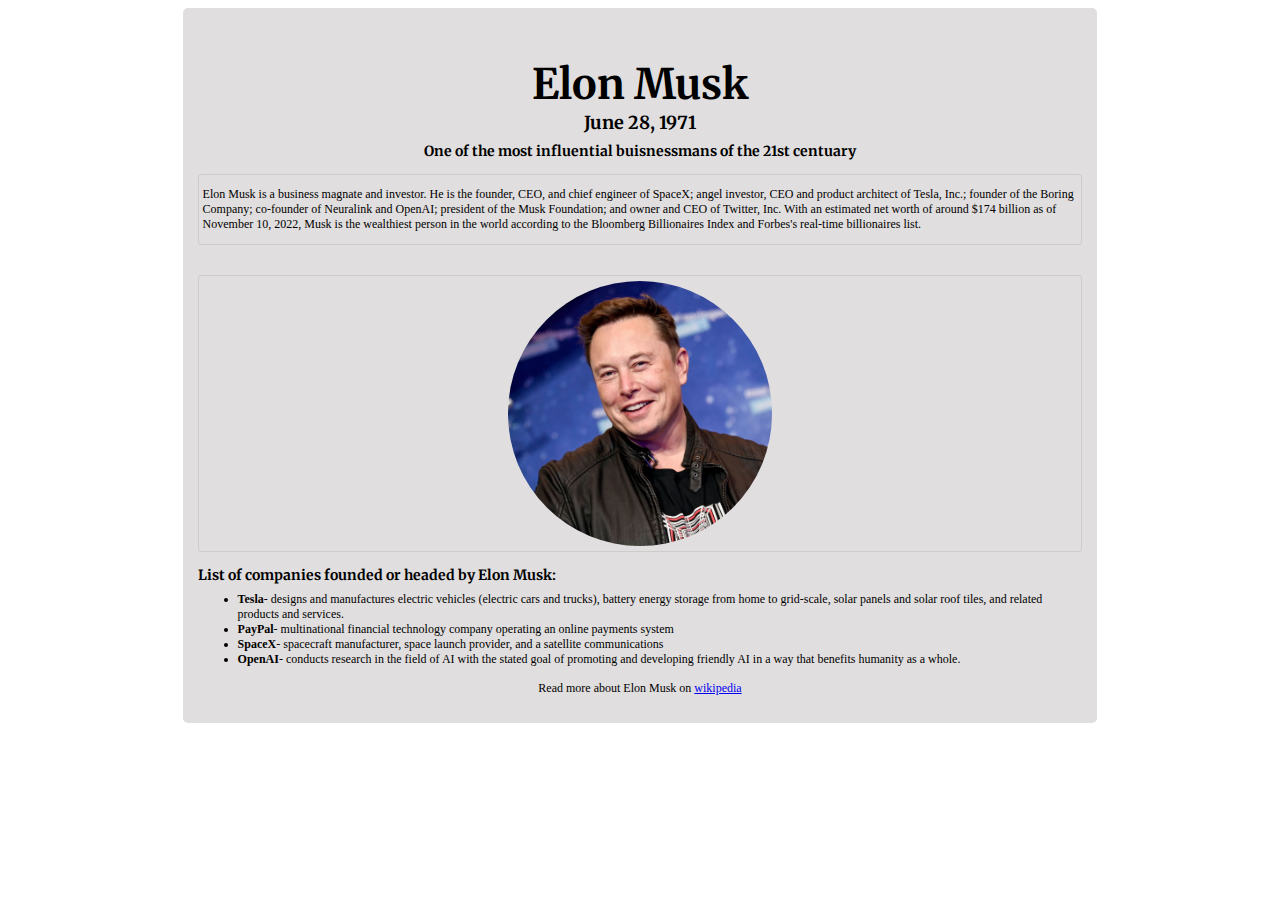
<file: Index.html>
<!DOCTYPE html>
<html lang="en">

<head>
   <meta charset="UTF-8">
   <meta http-equiv="X-UA-Compatible" content="IE=edge">
   <meta name="viewport" content="width=device-width, initial-scale=1.0">
   <title>task 1.1</title>
   <link href="https://fonts.googleapis.com/css2?family=Merriweather:wght@300&display=swap" rel="stylesheet">
   <link rel="stylesheet" href="style.css">
</head>

<body>
   <div class="article-container">
      <div class="person-name-block">
         <h2 class="person-name text-center google-font"> Elon Musk </h2>
      </div>
      <div class="person-birthdate-block">
         <p class="person-birthdate text-center text-bold google-font"> June 28, 1971 </p>
      </div>
      <div class="catchphrase-block">
         <p class="catchphrase text-center text-bold google-font"> One of the most influential buisnessmans of the 21st
            centuary</p>
      </div>
      <div class="general-information-block block-border">
         <p class="general-information time-new-roman-font">Elon Musk is a business magnate and investor. He is the
            founder, CEO, and chief
            engineer of SpaceX; angel investor, CEO and product architect of Tesla, Inc.; founder of the Boring Company;
            co-founder of Neuralink and OpenAI; president of the Musk Foundation; and owner and CEO of Twitter, Inc.
            With an estimated net worth of around $174 billion as of November 10, 2022, Musk is the wealthiest person in
            the world according to the Bloomberg Billionaires Index and Forbes's real-time billionaires list. </p>
      </div>
      <div class="person-photo-block block-border">
         <img class="person-photo" src="elon.jpg">
      </div>
      <div class="companies-headline-block">
         <p class="companies-headline text-bold google-font"> List of companies founded or headed by Elon Musk: </p>
      </div>
      <div class="companies-list-block">
         <ul class="companies-list time-new-roman-font">
            <li><b>Tesla</b>- designs and manufactures electric vehicles (electric cars and trucks), battery energy
               storage from home to grid-scale, solar panels and solar roof tiles, and related products and services.
            </li>
            <li><b>PayPal</b>- multinational financial technology company operating an online payments system</li>
            <li><b>SpaceX</b>- spacecraft manufacturer, space launch provider, and a satellite communications</li>
            <li><b>OpenAI</b>- conducts research in the field of AI with the stated goal of promoting and developing
               friendly AI in a way that benefits humanity as a whole.</li>
         </ul>
      </div>
      <div class="source-link-block">
         <p class="source-link text-center"> Read more about Elon Musk on <a
               href="https://en.wikipedia.org/wiki/Elon_Musk">wikipedia</a></p>
      </div>
   </div>
</body>

</html>
</file>
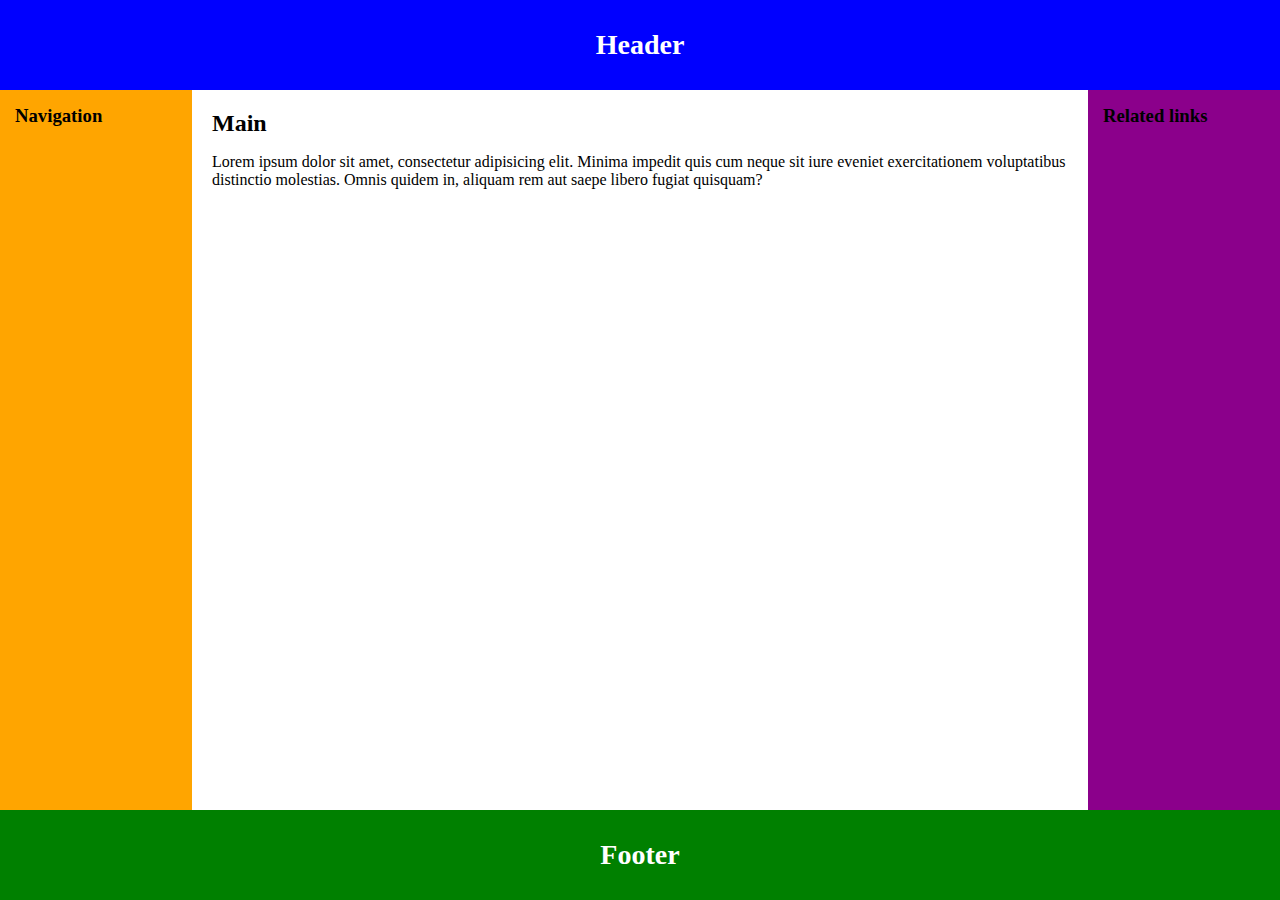
<file: flex/index.html>
<html lang="en">

<head>
   <meta charset="UTF-8">
   <meta name="viewport" content="width=device-width, initial-scale=1.0">
   <meta http-equiv="X-UA-Compatible" content="ie=edge">
   <title> task-1.2 flex </title>
   <link rel="stylesheet" href="style.css">
</head>

<body>
   <header>
      <div class="header-conteiner">
         <h2 class="header-text"> Header </h2>
      </div>
   </header>
   <main class="content-container">
      <nav class="navigation-conteiner">
         <h3 class="navigation-text"> Navigation </h3>
      </nav>
      <article class="article-conteiner">
         <h2 class="article-title"> Main </h2>
         <section>
            <p class="article-text"> Lorem ipsum dolor sit amet, consectetur adipisicing elit. Minima impedit quis cum
               neque sit iure eveniet
               exercitationem voluptatibus distinctio molestias. Omnis quidem in, aliquam rem aut saepe libero fugiat
               quisquam?</p>
         </section>
      </article>
      <aside class="links-conteiner">
         <h3 class="aside-text"> Related links </h3>
      </aside>
   </main>
   <footer class="footer-container">
      <h2 class="footer-text"> Footer </h2>
   </footer>
</body>

</html>
</file>
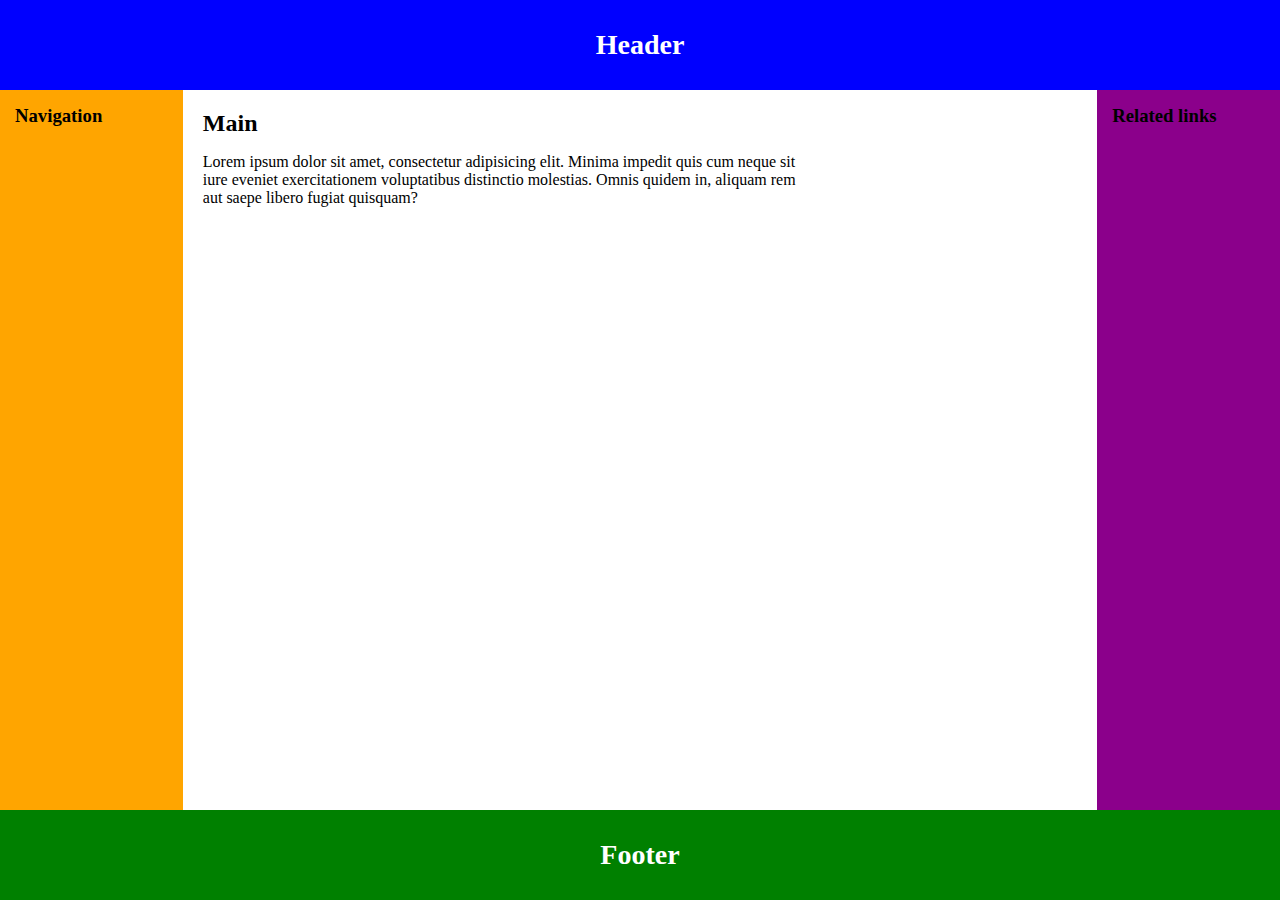
<file: grid/index.html>
<html lang="en">

<head>
   <meta charset="UTF-8">
   <meta name="viewport" content="width=device-width, initial-scale=1.0">
   <meta http-equiv="X-UA-Compatible" content="ie=edge">
   <title> task-1.2 grid </title>
   <link rel="stylesheet" href="style.css">
</head>

<body>
   <header>
      <div class="header-conteiner">
         <h2 class="header-text"> Header </h2>
      </div>
   </header>
   <main class="content-container">
      <nav class="navigation-conteiner">
         <h3 class="navigation-text"> Navigation </h3>
      </nav>
      <article class="article-conteiner">
         <h2 class="article-title"> Main </h2>
         <section>
            <p class="article-text"> Lorem ipsum dolor sit amet, consectetur adipisicing elit. Minima impedit quis cum
               neque sit iure eveniet
               exercitationem voluptatibus distinctio molestias. Omnis quidem in, aliquam rem aut saepe libero fugiat
               quisquam?</p>
         </section>
      </article>
      <aside class="links-conteiner">
         <h3 class="aside-text"> Related links </h3>
      </aside>
   </main>
   <footer class="footer-container">
      <h2 class="footer-text"> Footer </h2>
   </footer>
</body>

</html>
</file>
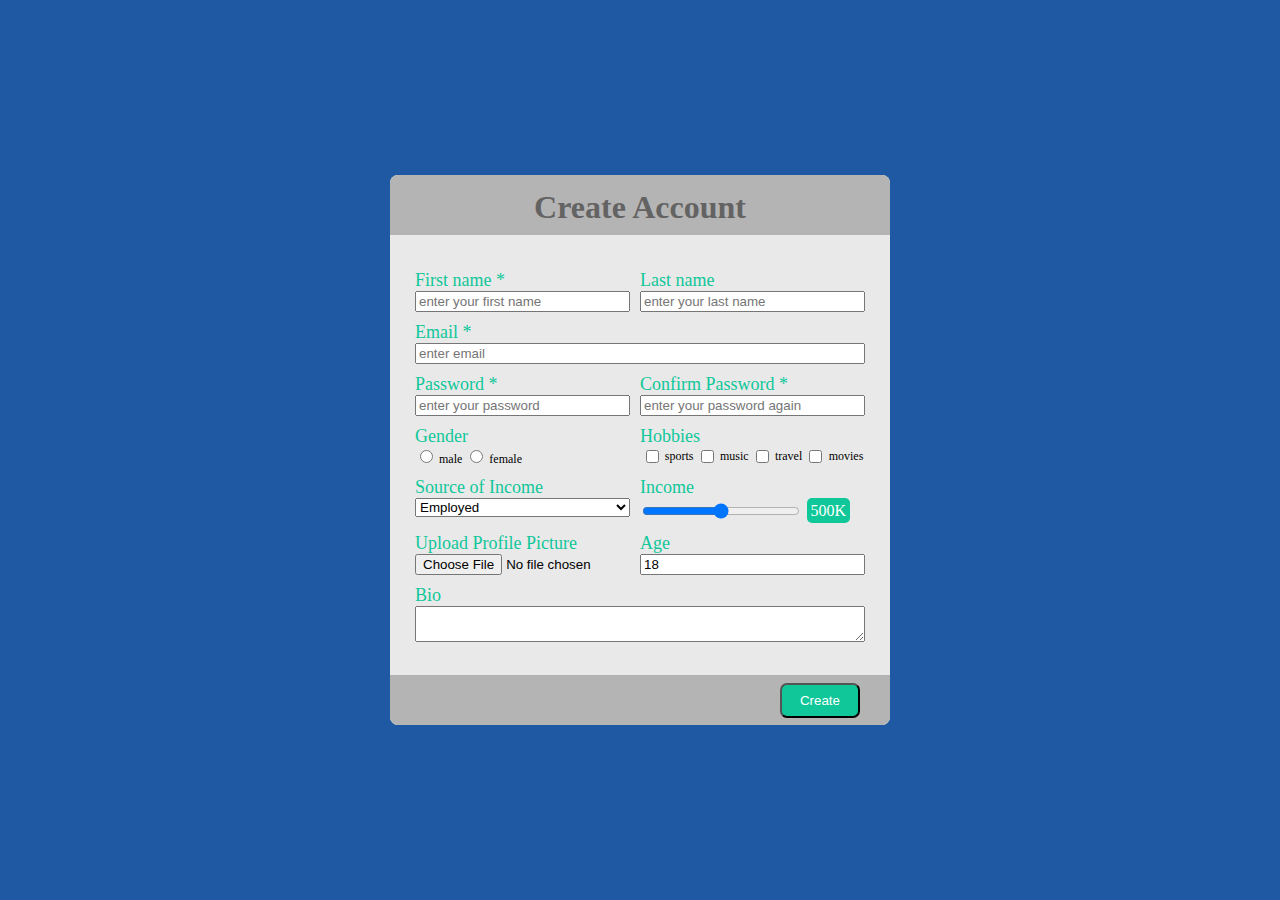
<file: task3/index.html>
<html lang="en">

<head>
   <meta charset="UTF-8">
   <meta name="viewport" content="width=device-width, initial-scale=1.0">
   <meta http-equiv="X-UA-Compatible" content="ie=edge">
   <title> task-1.3 </title>
   <link rel="stylesheet" href="style.css">
</head>

<body>
   <div class="background">
      <div class="registration-form">
         <div class="form-article">
            <h1> Create Account </h1>
         </div>
         <form action="#" method="post" class="forms">
            <div class="form-content">
               <div class="first-name">
                  <p>First name *</p>
                  <input type="text" name="first-name" value="" placeholder="enter your first name"
                     class="text first-name" required />
               </div>
               <div class="last-name">
                  <p>Last name</p>
                  <input type="text" name="last-name" value="" placeholder="enter your last name"
                     class="text last-name" />
               </div>
               <div class="email">
                  <p>Email *</p>
                  <input type="text" name="email" value="" placeholder="enter email" class="text email" required />
               </div>
               <div class="password">
                  <p>Password *</p>
                  <input type="password" name="password" value="" placeholder="enter your password"
                     class="password-input" required />
               </div>
               <div class="password-confirm">
                  <p>Confirm Password *</p>
                  <input type="password" name="password-confirm" value="" placeholder="enter your password again"
                     class="password-input" required />
               </div>
               <div class="gender">
                  <p>Gender</p>
                  <input type="radio" id="gender-male" name="gender-choose" value="male" class="radio male" /><label
                     for="gender-male">
                     male </label>
                  <input type="radio" id="gender-female" name="gender-choose" value="female"
                     class="radio female" /><label for="gender-female">
                     female </label>
               </div>
               <div class="hobbies">
                  <p>Hobbies</p>
                  <div class="checkbox-conteiner">
                     <input type="checkbox" id="sports" name="hobby-sports" value="sports"
                        class="checkbox sports" /><label for="sports">sports</label>
                     <input type="checkbox" id="music" name="hobby-music" value="music" class="checkbox music" /><label
                        for="music">music</label>
                     <input type="checkbox" id="travel" name="hobby-travel" value="travel"
                        class="checkbox travel" /><label for="travel">travel</label>
                     <input type="checkbox" id="movies" name="hobby-movies" value="movies"
                        class="checkbox movies" /><label for="movies">movies</label>
                  </div>
               </div>
               <div class="source-of-income">
                  <p>Source of Income</p>
                  <select name="source-of-income" class="selection">
                     <option value="Employed">Employed</option>
                     <option value="Unemployed">Unemployed</option>
                  </select>
               </div>
               <div class="income">
                  <p>Income</p>
                  <div class="slider-box">
                     <input type="range" min="0" max="1000" class="range-slider" />
                     <div class="number-box"><span class="range-number">200</span>K</div>
                  </div>
               </div>
               <div class="profile-picture-upload">
                  <p>Upload Profile Picture</p>
                  <input type="file" name="profile-picture" class="file profile-picture" />
               </div>
               <div class="age">
                  <p>Age</p>
                  <input type="text" name="age" value="18" class="text age" />
               </div>
               <div class="bio">
                  <p>Bio</p>
                  <textarea name="bio" class="text bio"></textarea>
               </div>
            </div>
            <div class="button-space">
               <button type="submit">Create</button>
            </div>
         </form>
      </div>
   </div>
   <script>
      const rangeSlider = document.querySelector(".range-slider");
      const rangeNumber = document.querySelector(".range-number");
      rangeNumber.textContent = rangeSlider.value;
      rangeSlider.addEventListener("input", function (event) {
         rangeNumber.textContent = event.target.value;
      })
   </script>
</body>
</file>
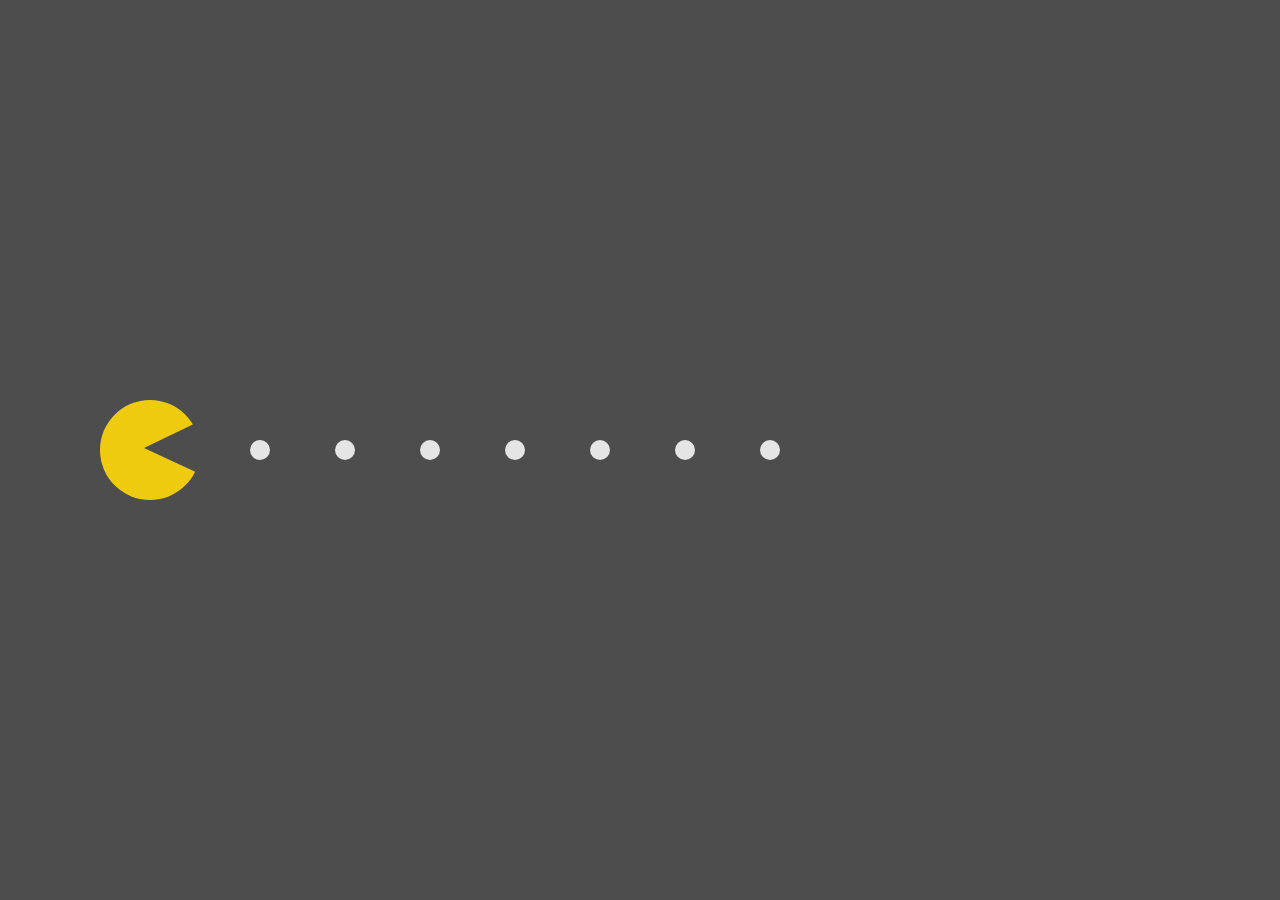
<file: task4/index.html>
<html lang="en">

<head>
   <meta charset="UTF-8">
   <meta name="viewport" content="width=device-width, initial-scale=1.0">
   <meta http-equiv="X-UA-Compatible" content="ie=edge">
   <title> task-1.4 </title>
   <link rel="stylesheet" href="style.css">
</head>

<body>
   <div class="background">
      <div class="pacman">
         <div class="mouth"></div>
      </div>
      <div class="dots-conteiner">
         <div class="dot"></div>
         <div class="dot"></div>
         <div class="dot"></div>
         <div class="dot"></div>
         <div class="dot"></div>
         <div class="dot"></div>
         <div class="dot"></div>
      </div>
   </div>
</body>
</file>
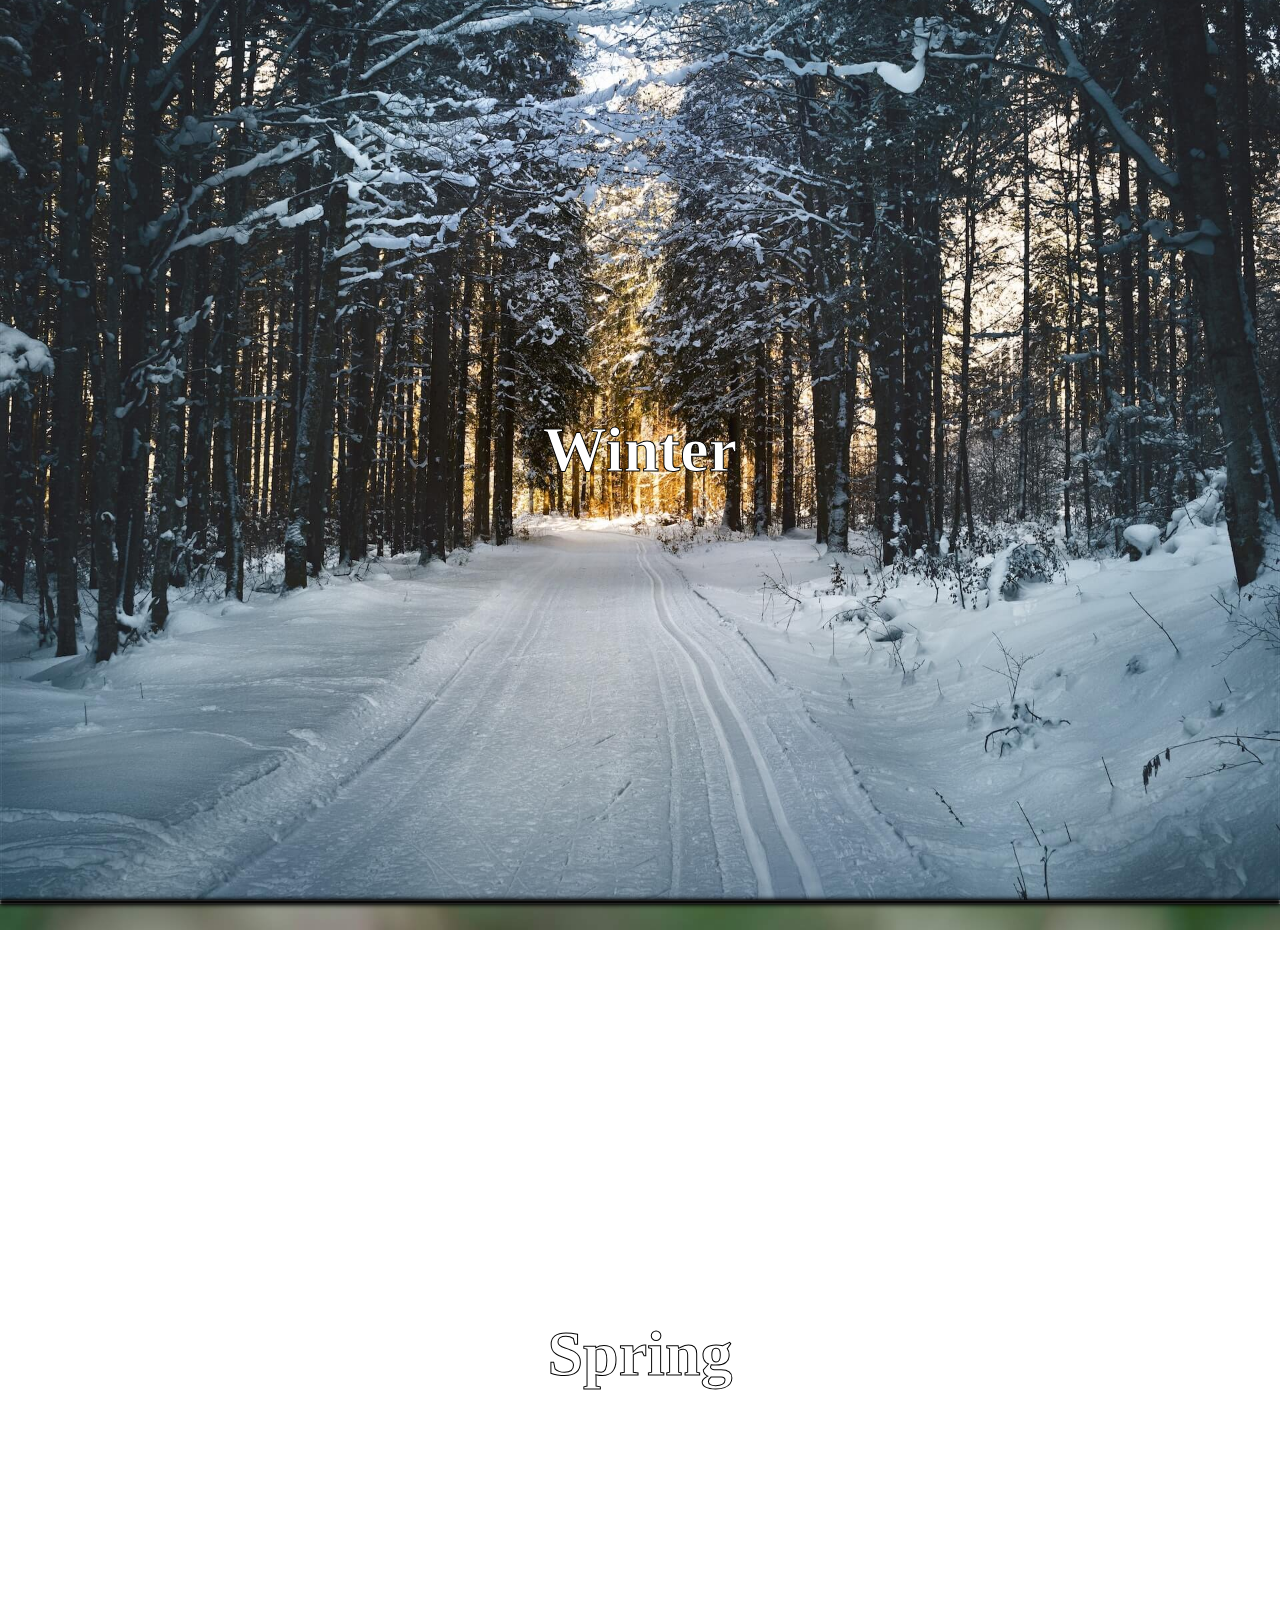
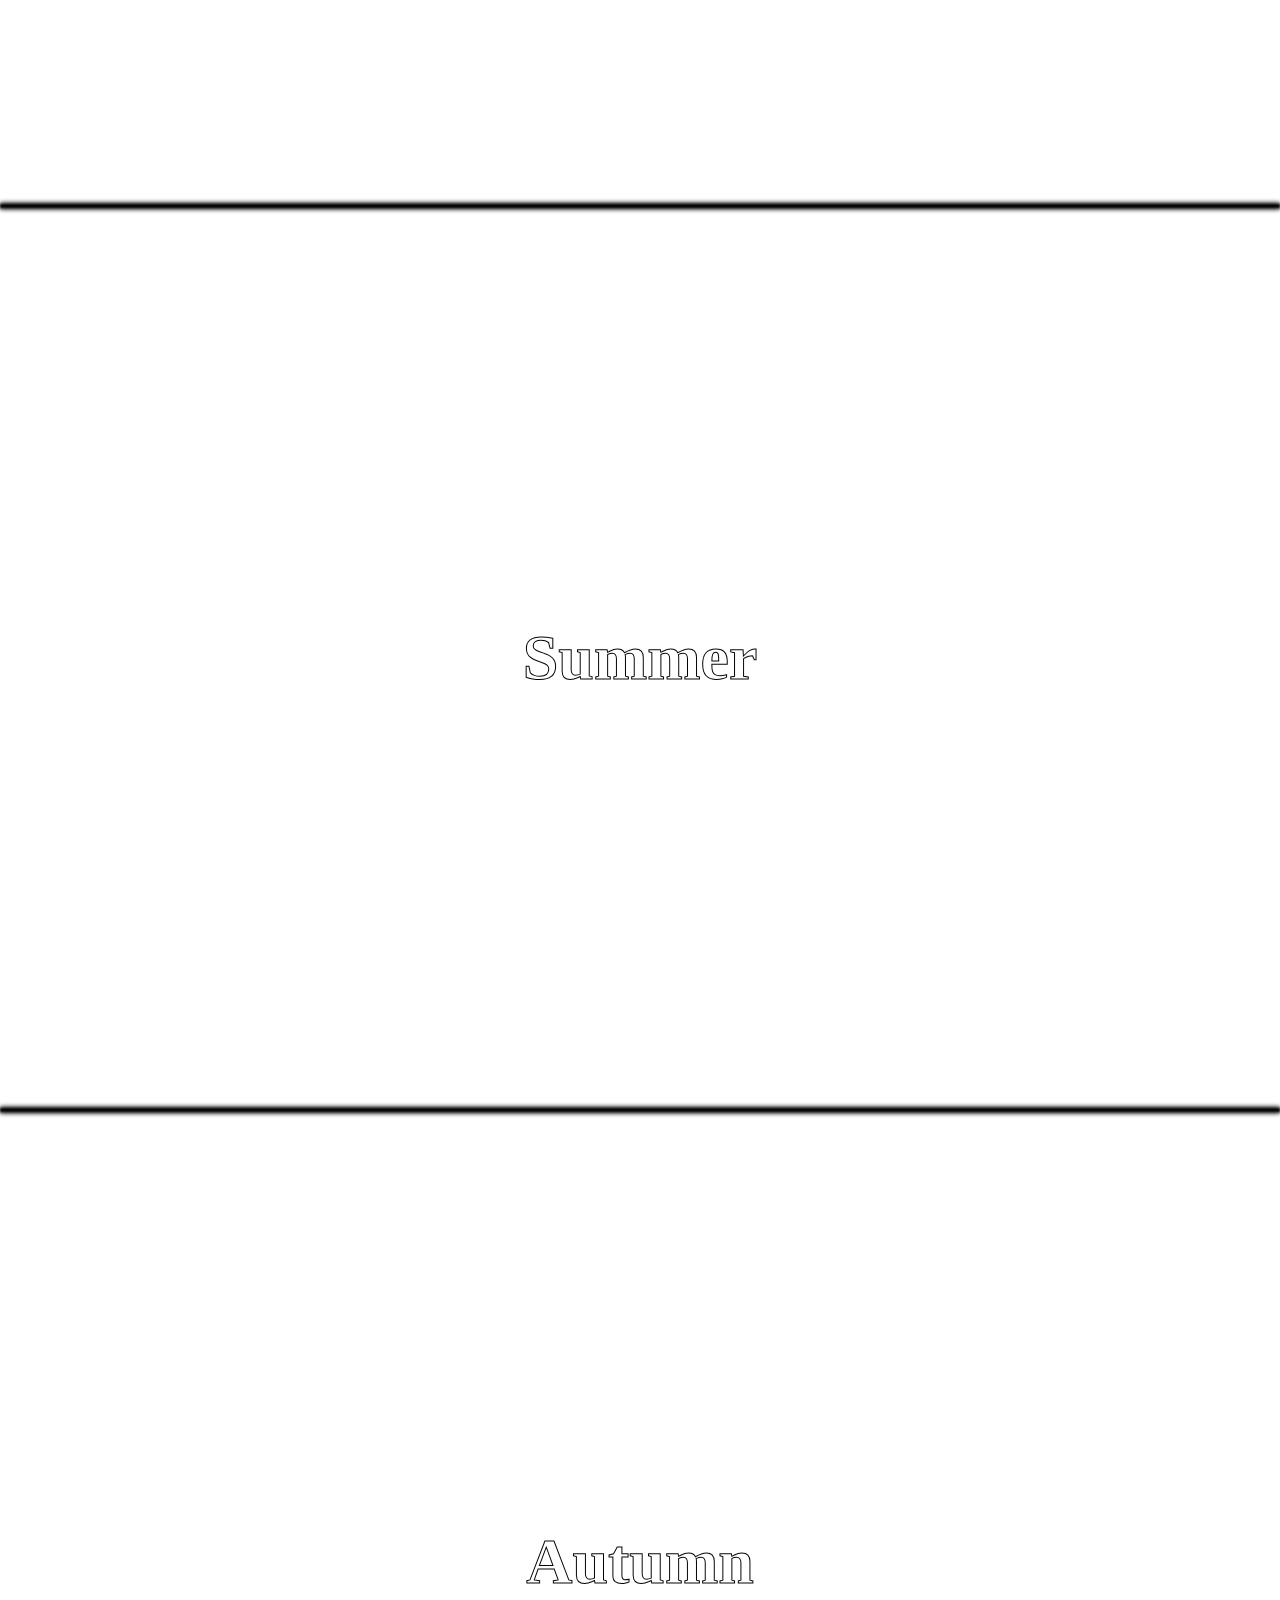
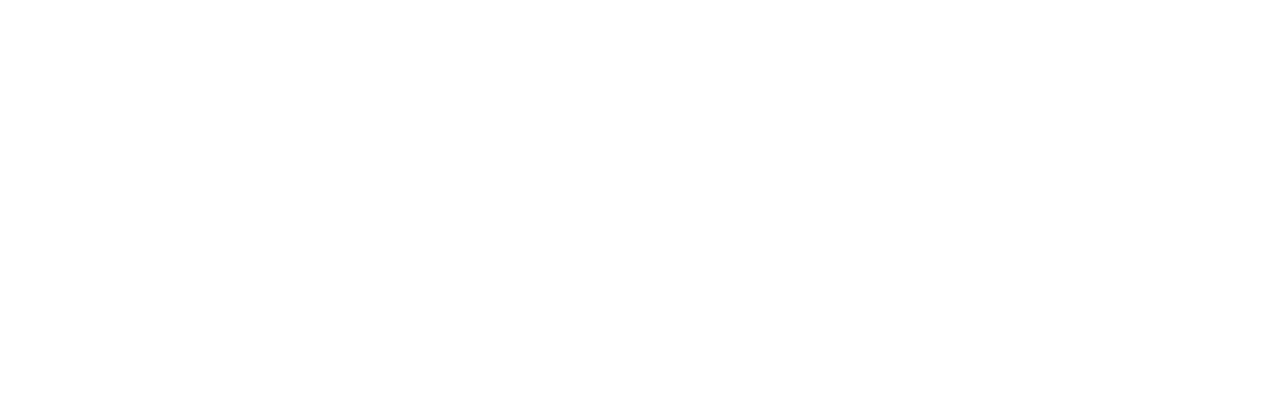
<file: task5/index.html>
<html lang="en">

<head>
   <meta charset="UTF-8">
   <meta name="viewport" content="width=device-width, initial-scale=1.0">
   <meta http-equiv="X-UA-Compatible" content="ie=edge">
   <title> task-1.5 </title>
   <link rel="stylesheet" href="style.css">
</head>

<body>
   <div class="photo-conteiner winter">
      <h2> Winter </h2>
   </div>
   <div class="black-line"></div>
   <div class="photo-conteiner spring">
      <h2> Spring </h2>
   </div>
   <div class="black-line"></div>
   <div class="photo-conteiner summer">
      <h2> Summer </h2>
   </div>
   <div class="black-line"></div>
   <div class="photo-conteiner autumn">
      <h2> Autumn </h2>
   </div>
</body>
</file>
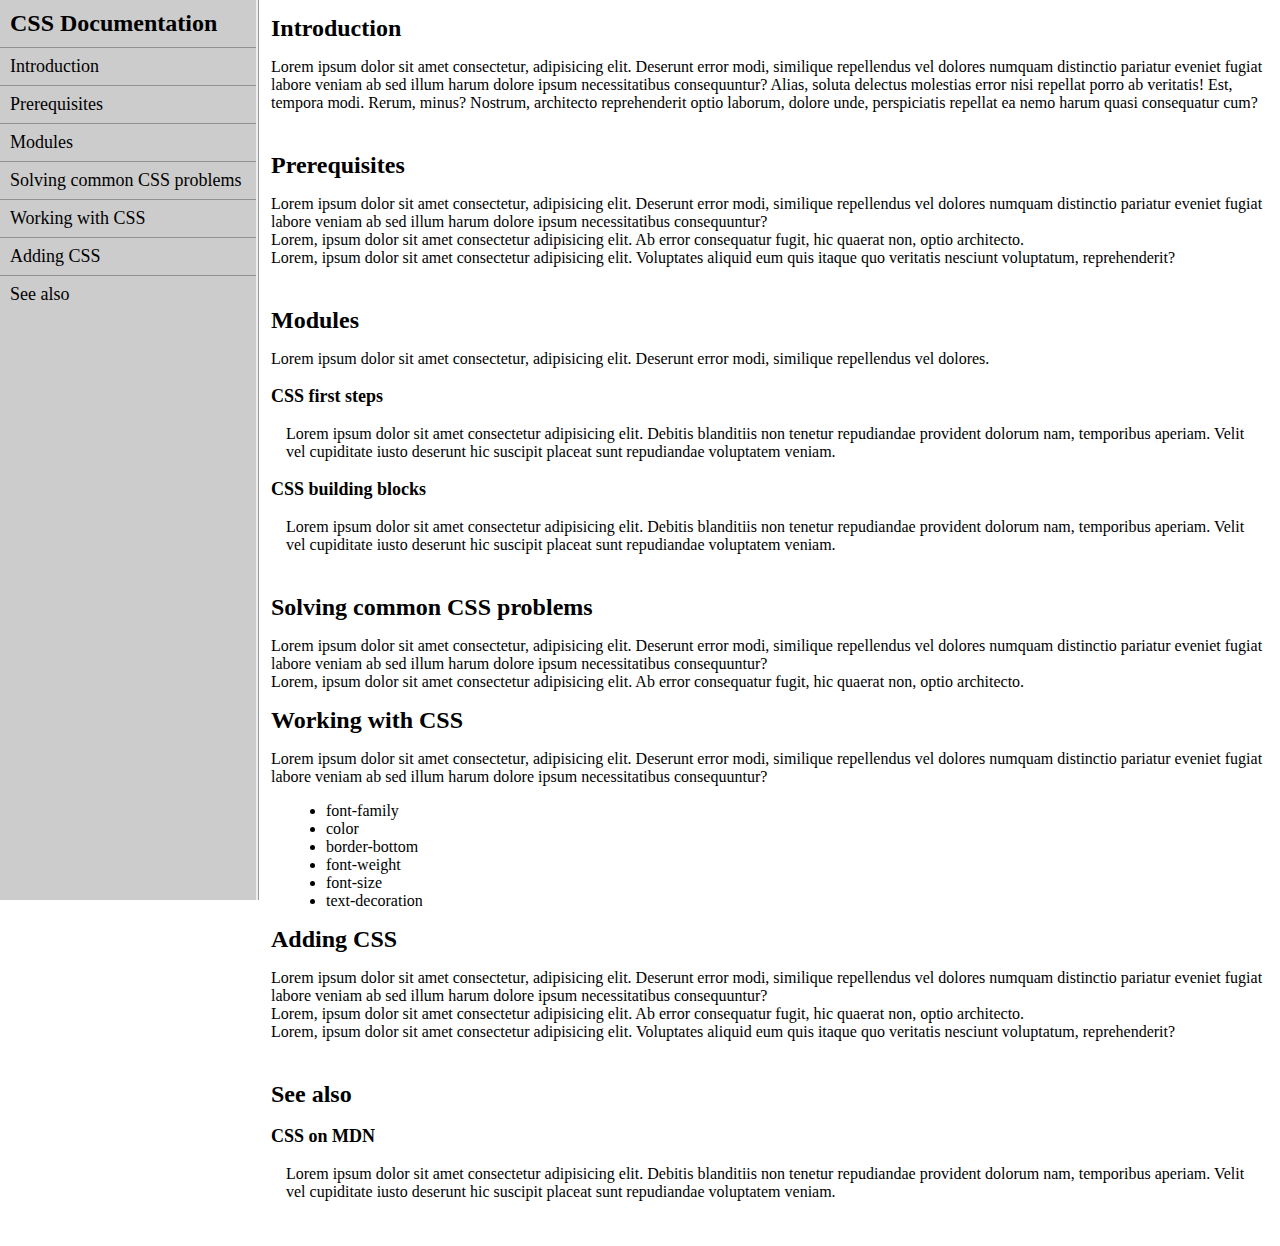
<file: task6/index.html>
<html lang="en">

<head>
   <meta charset="UTF-8">
   <meta name="viewport" content="width=device-width, initial-scale=1.0">
   <meta http-equiv="X-UA-Compatible" content="ie=edge">
   <title> task-1.6 </title>
   <link rel="stylesheet" href="style.css">
</head>

<body>
   <div class="sidebar-conteiner">
      <div class="sidebar-article">
         <h2 class="article">CSS Documentation</h2>
      </div>
      <div class="sidebar-element">
         <a href="#introduction" class="sidebar-text">Introduction</a>
      </div>
      <div class="sidebar-element">
         <a href="#prerequisites" class="sidebar-text">Prerequisites</a>
      </div>
      <div class="sidebar-element">
         <a href="#modules" class="sidebar-text">Modules</a>
      </div>
      <div class="sidebar-element">
         <a href="#solving-common-css-problems" class="sidebar-text">Solving common CSS problems</a>
      </div>
      <div class="sidebar-element">
         <a href="#working-with-css" class="sidebar-text">Working with CSS</a>
      </div>
      <div class="sidebar-element">
         <a href="#adding-css" class="sidebar-text">Adding CSS</a>
      </div>
      <div class="sidebar-element">
         <a href="#see-also" class="sidebar-text">See also</a>
      </div>
   </div>
   <div class="content-conteiner">
      <div class="theme-block">
         <h2 id="introduction" class="article">Introduction</h2>
         <p class="theme-text">Lorem ipsum dolor sit amet consectetur, adipisicing elit. Deserunt error modi, similique
            repellendus vel dolores numquam distinctio pariatur eveniet fugiat labore veniam ab sed illum harum dolore
            ipsum necessitatibus consequuntur?
            Alias, soluta delectus molestias error nisi repellat porro ab veritatis! Est, tempora modi. Rerum, minus?
            Nostrum, architecto reprehenderit optio laborum, dolore unde, perspiciatis repellat ea nemo harum quasi
            consequatur cum?</p>
      </div>
      <div class="theme-block">
         <h2 id="prerequisites" class="article">Prerequisites</h2>
         <p class="theme-text">Lorem ipsum dolor sit amet consectetur, adipisicing elit. Deserunt error modi, similique
            repellendus vel dolores numquam distinctio pariatur eveniet fugiat labore veniam ab sed illum harum dolore
            ipsum necessitatibus consequuntur?<br>
            Lorem, ipsum dolor sit amet consectetur adipisicing elit. Ab error
            consequatur fugit, hic quaerat non, optio architecto.<br>
            Lorem, ipsum dolor sit amet consectetur adipisicing
            elit. Voluptates aliquid eum quis itaque quo veritatis nesciunt voluptatum, reprehenderit?</p>
      </div>
      <div class="theme-block">
         <h2 id="modules" class="article">Modules</h2>
         <p class="theme-text">Lorem ipsum dolor sit amet consectetur, adipisicing elit. Deserunt error modi, similique
            repellendus vel dolores.</p>
         <p class="sub-article">CSS first steps</p>
         <p class="sub-article-text">Lorem ipsum dolor sit amet consectetur adipisicing elit. Debitis blanditiis non
            tenetur
            repudiandae provident dolorum nam, temporibus aperiam. Velit vel cupiditate iusto deserunt hic suscipit
            placeat sunt repudiandae voluptatem veniam.</p>
         <p class="sub-article">CSS building blocks</p>
         <p class="sub-article-text">Lorem ipsum dolor sit amet consectetur adipisicing elit. Debitis blanditiis non
            tenetur
            repudiandae provident dolorum nam, temporibus aperiam. Velit vel cupiditate iusto deserunt hic suscipit
            placeat sunt repudiandae voluptatem veniam.</p>
      </div>
      <div class="theme-text">
         <h2 id="solving-common-css-problems" class="article">Solving common CSS problems</h2>
         <p class="theme-text">Lorem ipsum dolor sit amet consectetur, adipisicing elit. Deserunt error modi, similique
            repellendus vel dolores numquam distinctio pariatur eveniet fugiat labore veniam ab sed illum harum dolore
            ipsum necessitatibus consequuntur?<br>
            Lorem, ipsum dolor sit amet consectetur adipisicing elit. Ab error
            consequatur fugit, hic quaerat non, optio architecto.</p>
      </div>
      <div class="theme-text">
         <h2 id="working-with-css" class="article">Working with CSS</h2>
         <p class="theme-text">Lorem ipsum dolor sit amet consectetur, adipisicing elit. Deserunt error modi, similique
            repellendus vel dolores numquam distinctio pariatur eveniet fugiat labore veniam ab sed illum harum dolore
            ipsum necessitatibus consequuntur?</p>
         <ul class="sub-article-text">
            <li>font-family</li>
            <li>color</li>
            <li>border-bottom</li>
            <li>font-weight</li>
            <li>font-size</li>
            <li>text-decoration</li>
         </ul>
      </div>
      <div class="theme-block">
         <h2 id="adding-css" class="article">Adding CSS</h2>
         <p class="theme-text">Lorem ipsum dolor sit amet consectetur, adipisicing elit. Deserunt error modi, similique
            repellendus vel dolores numquam distinctio pariatur eveniet fugiat labore veniam ab sed illum harum dolore
            ipsum necessitatibus consequuntur?<br>
            Lorem, ipsum dolor sit amet consectetur adipisicing elit. Ab error
            consequatur fugit, hic quaerat non, optio architecto.<br>
            Lorem, ipsum dolor sit amet consectetur adipisicing
            elit. Voluptates aliquid eum quis itaque quo veritatis nesciunt voluptatum, reprehenderit?</p>
      </div>
      <div class="theme-block">
         <h2 id="see-also" class="article">See also</h2>
         <p class="sub-article">CSS on MDN</p>
         <p class="sub-article-text">Lorem ipsum dolor sit amet consectetur adipisicing elit. Debitis blanditiis non
            tenetur repudiandae provident dolorum nam, temporibus aperiam. Velit vel cupiditate iusto deserunt hic
            suscipit placeat sunt repudiandae voluptatem veniam.</p>
      </div>
   </div>
</body>
</file>
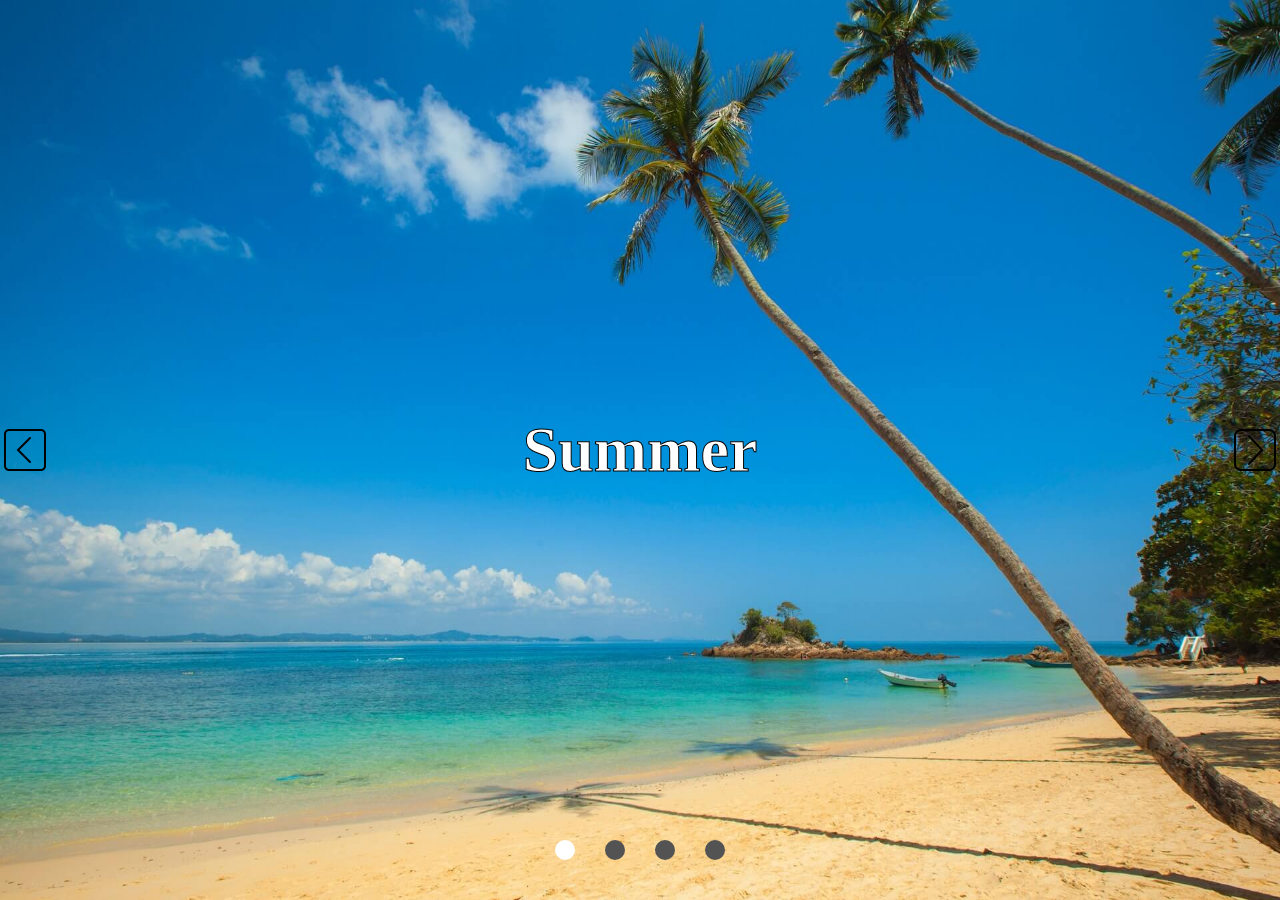
<file: task7/index.html>
<html lang="en">

<head>
   <meta charset="UTF-8">
   <meta name="viewport" content="width=device-width, initial-scale=1.0">
   <meta http-equiv="X-UA-Compatible" content="ie=edge">
   <title> task-1.7 </title>
   <link rel="stylesheet" href="style.css">
</head>

<body>
   <div class="carousel-conteiner">
      <ol class="carousel">
         <li id="carousel-slide1" class="carousel-slide">
            <div class="previous-image"></div>
            <div class="carousel-snapper">
               <div class="previous-conteiner"><a href="#carousel-slide4" class="carousel-prev">Go to last slide</a>
               </div>
               <div class="text-conteiner">
                  <h2>Summer</h2>
               </div>
               <div class="next-conteiner"><a href="#carousel-slide2" class="carousel-next">Go to next slide</a></div>
            </div>
            <div class="next-image"></div>
            <div class="carousel-navigation">
               <div class="carousel-navigation-item">
                  <a href="#carousel-slide1" class="carousel-navigation-button button1">Go to slide
                     1</a>
               </div>
               <div class="carousel-navigation-item">
                  <a href="#carousel-slide2" class="carousel-navigation-button">Go to slide 2</a>
               </div>
               <div class="carousel-navigation-item">
                  <a href="#carousel-slide3" class="carousel-navigation-button">Go to slide 3</a>
               </div>
               <div class="carousel__navigation-item">
                  <a href="#carousel-slide4" class="carousel-navigation-button">Go to slide 4</a>
               </div>
            </div>
         </li>
         <li id="carousel-slide2" class="carousel-slide">
            <div class="previous-image"></div>
            <div class="carousel-snapper">
               <div class="previous-conteiner"><a href="#carousel-slide1" class="carousel-prev">Go to previous slide</a>
               </div>
               <div class="text-conteiner">
                  <h2>Autumn</h2>
               </div>
               <div class="next-conteiner"><a href="#carousel-slide3" class="carousel-next">Go to next slide</a></div>
            </div>
            <div class="next-image"></div>
            <div class="carousel-navigation">
               <div class="carousel-navigation-item">
                  <a href="#carousel-slide1" class="carousel-navigation-button">Go to slide
                     1</a>
               </div>
               <div class="carousel-navigation-item">
                  <a href="#carousel-slide2" class="carousel-navigation-button button2">Go to slide 2</a>
               </div>
               <div class="carousel-navigation-item">
                  <a href="#carousel-slide3" class="carousel-navigation-button">Go to slide 3</a>
               </div>
               <div class="carousel__navigation-item">
                  <a href="#carousel-slide4" class="carousel-navigation-button">Go to slide 4</a>
               </div>
            </div>
         </li>
         <li id="carousel-slide3" class="carousel-slide">
            <div class="previous-image"></div>
            <div class="carousel-snapper">
               <div class="previous-conteiner"><a href="#carousel-slide2" class="carousel-prev">Go to previous slide</a>
               </div>
               <div class="text-conteiner">
                  <h2>Winter</h2>
               </div>
               <div class="next-conteiner"><a href="#carousel-slide4" class="carousel-next">Go to next slide</a></div>
            </div>
            <div class="next-image"></div>
            <div class="carousel-navigation">
               <div class="carousel-navigation-item">
                  <a href="#carousel-slide1" class="carousel-navigation-button">Go to slide
                     1</a>
               </div>
               <div class="carousel-navigation-item">
                  <a href="#carousel-slide2" class="carousel-navigation-button">Go to slide 2</a>
               </div>
               <div class="carousel-navigation-item">
                  <a href="#carousel-slide3" class="carousel-navigation-button button3">Go to slide 3</a>
               </div>
               <div class="carousel__navigation-item">
                  <a href="#carousel-slide4" class="carousel-navigation-button">Go to slide 4</a>
               </div>
            </div>
         </li>
         <li id="carousel-slide4" class="carousel-slide">
            <div class="previous-image"></div>
            <div class="carousel-snapper">
               <div class="previous-conteiner"><a href="#carousel-slide3" class="carousel-prev">Go to previous slide</a>
               </div>
               <div class="text-conteiner">
                  <h2>Spring</h2>
               </div>
               <div class="next-conteiner"><a href="#carousel-slide1" class="carousel-next">Go to first slide</a></div>
            </div>
            <div class="next-image"></div>
            <div class="carousel-navigation">
               <div class="carousel-navigation-item">
                  <a href="#carousel-slide1" class="carousel-navigation-button">Go to slide
                     1</a>
               </div>
               <div class="carousel-navigation-item">
                  <a href="#carousel-slide2" class="carousel-navigation-button">Go to slide 2</a>
               </div>
               <div class="carousel-navigation-item">
                  <a href="#carousel-slide3" class="carousel-navigation-button">Go to slide 3</a>
               </div>
               <div class="carousel__navigation-item">
                  <a href="#carousel-slide4" class="carousel-navigation-button button4">Go to slide 4</a>
               </div>
            </div>
         </li>
      </ol>
   </div>
</body>
</file>
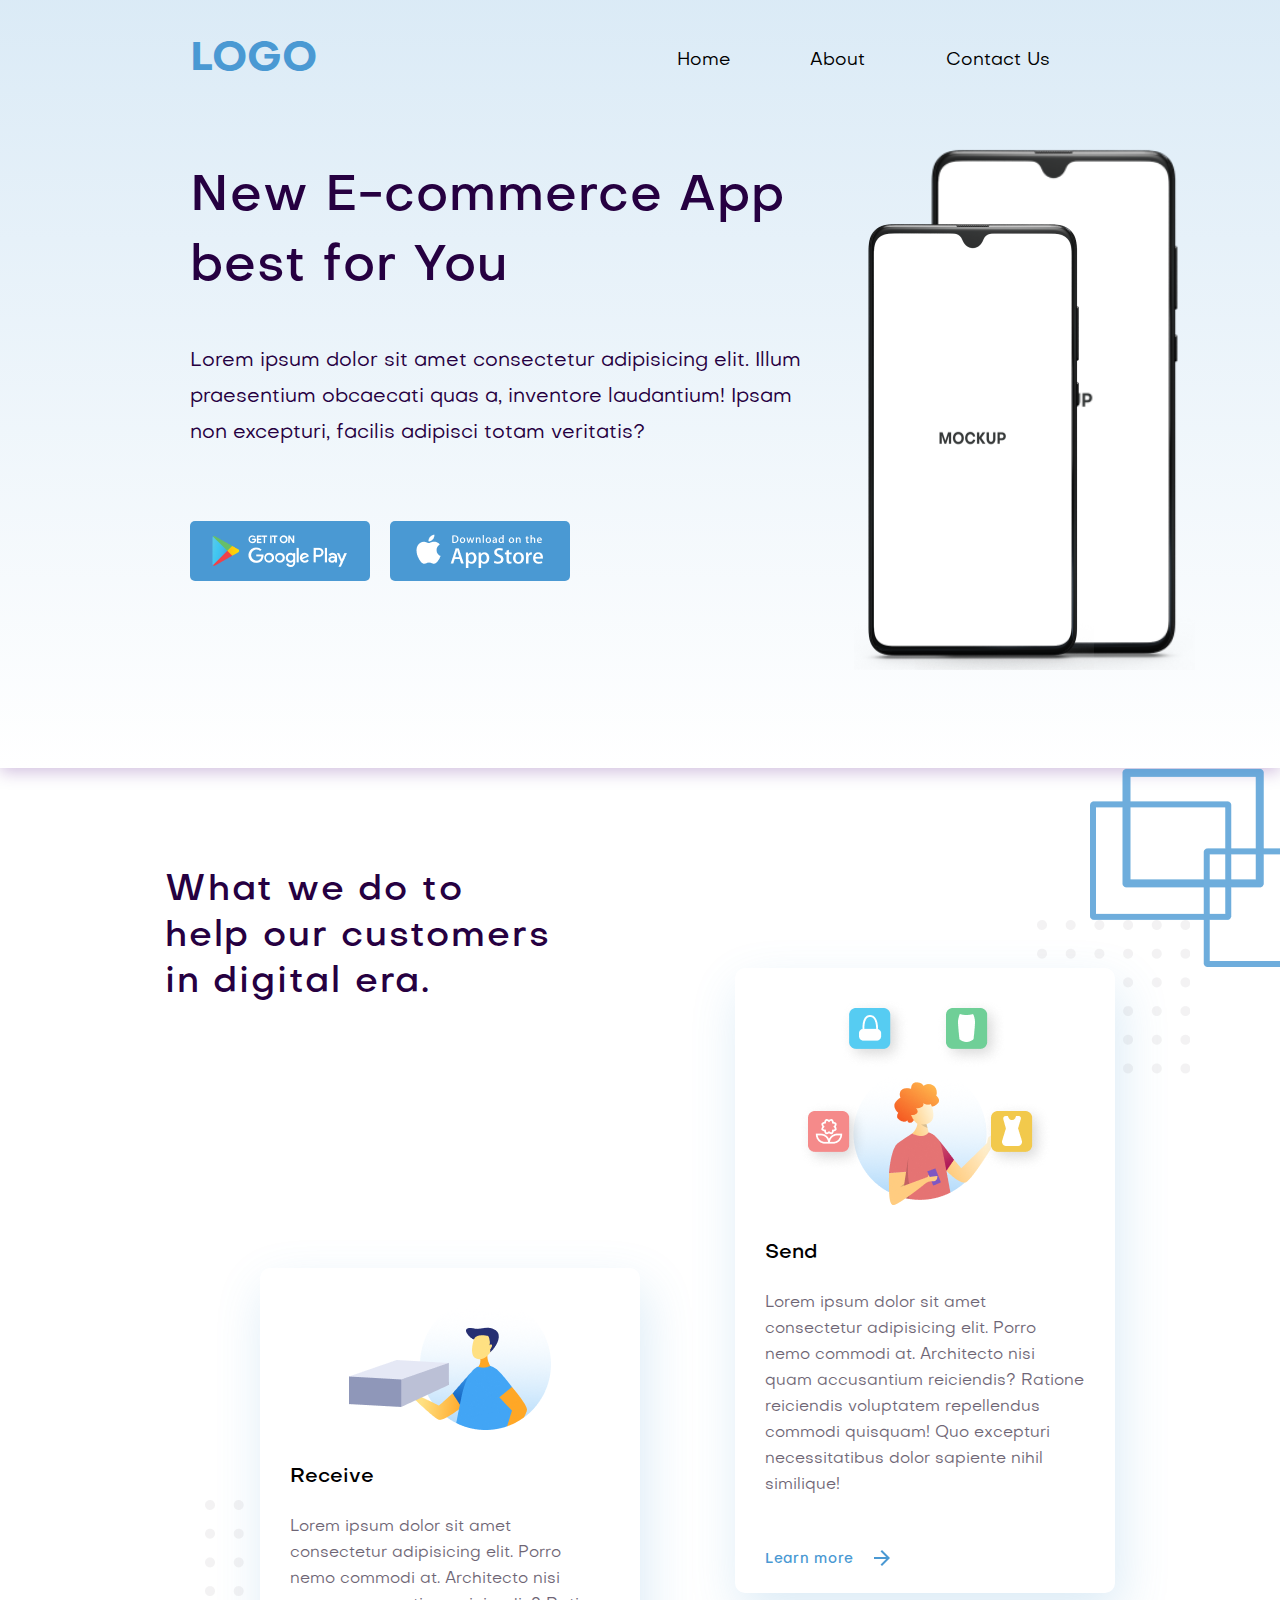
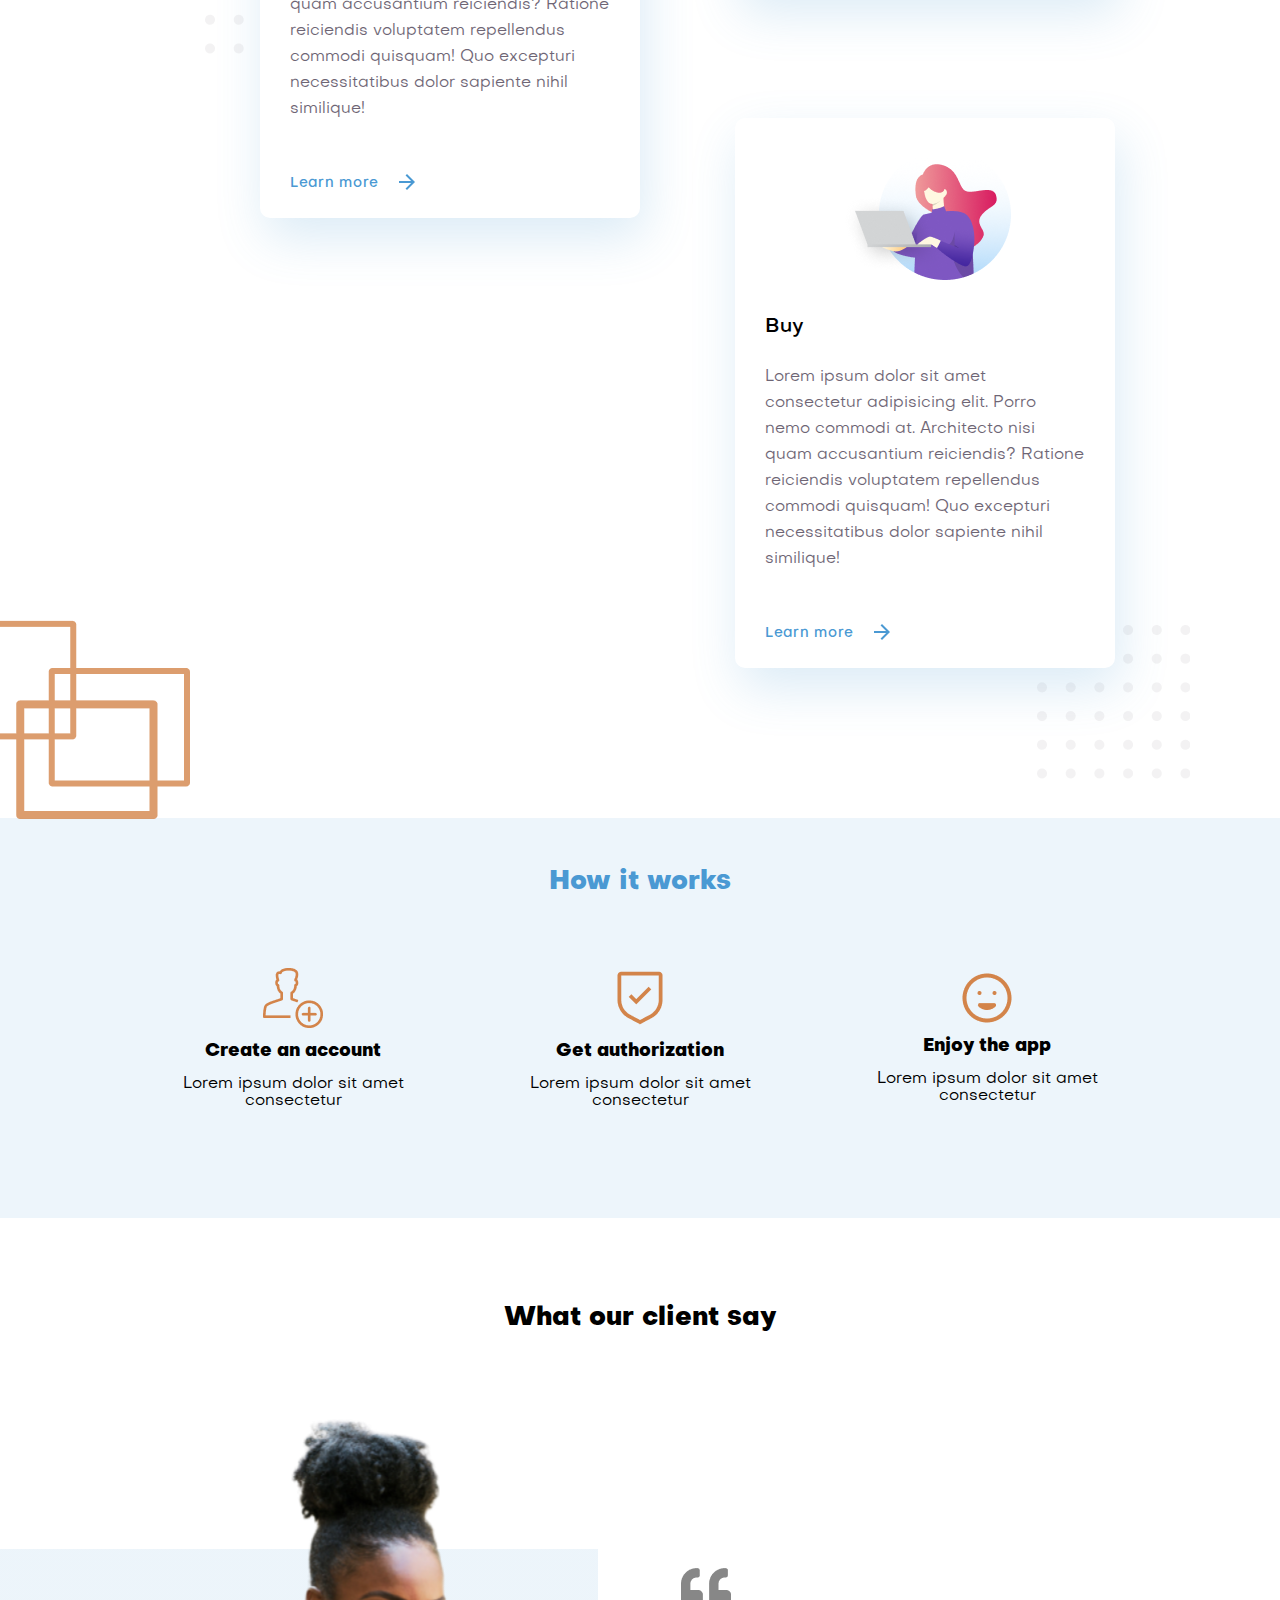
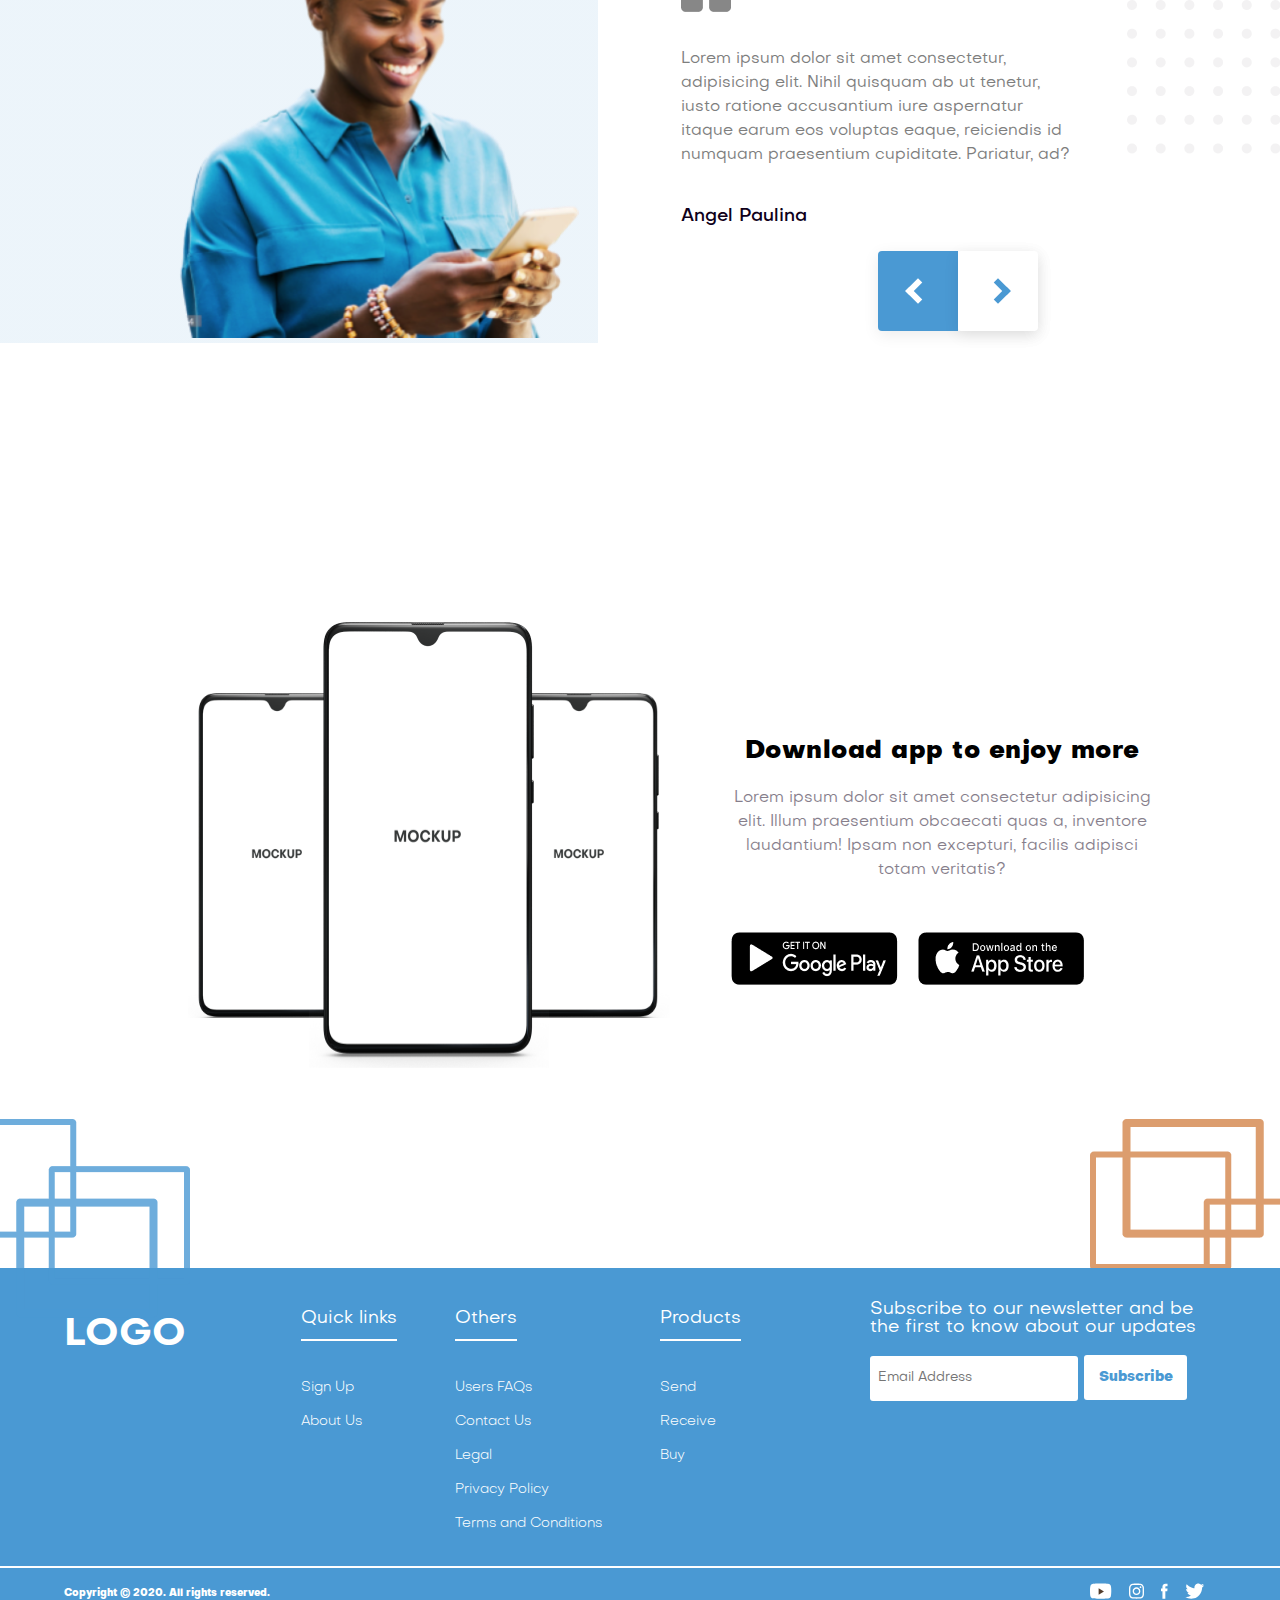
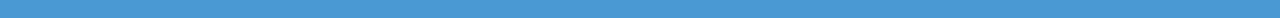
<file: task8/index.html>
<html lang="en">

<head>
   <meta charset="UTF-8">
   <meta name="viewport" content="width=device-width, initial-scale=1.0">
   <meta http-equiv="X-UA-Compatible" content="ie=edge">
   <title> task-1.8 </title>
   <link rel="stylesheet" href="style.css">
</head>

<body>
   <main>
      <div class="presentation-page-conteiner">
         <header>
            <div class="header-logo">
               <h2 class="logo-text">LOGO</h2>
            </div>
            <div class="header-nav">
               <a class="header-link" href="#home">Home</a>
               <a class="header-link" href="#about">About</a>
               <a class="header-link" href="#contact_us">Contact Us</a>
            </div>
         </header>
         <div class="presentation-page">
            <div class="presentation-page-content">
               <h2 class="presentation-page-article" id="home">New E-commerce App<br>
                  best for You</h2>
               <h2 class="presentation-page-text">Lorem ipsum dolor sit amet consectetur adipisicing elit. Illum
                  praesentium obcaecati quas a, inventore laudantium! Ipsam non excepturi, facilis adipisci totam
                  veritatis?</h2>
               <div class="app-market-links-conteiner">
                  <div class="presentation-link">
                     <a target="_blank" href="https://play.google.com/store/apps">
                        <img class="presentation-android" src='photos/google_blue.png' />
                     </a>
                  </div>
                  <div class="presentation-link">
                     <a target="_blank" href="https://www.apple.com/app-store/developing-for-the-app-store/">
                        <img class="presentation-apple" src="photos/apple_blue.png" />
                     </a>
                  </div>
               </div>
            </div>
            <div class="presentation-page-image-conteiner">
               <div class="presentation-page-image1"></div>
               <div class="presentation-page-image2"></div>
            </div>
         </div>
      </div>
      <div class="about-page-conteiner">
         <div class="about-information-conteiner">
            <div class="about-page-article-conteiner">
               <h2 class="about-page-article" id="about">What we do to help our customers in digital era.</h2>
            </div>
            <div class="about-block send">
               <div class="about-block-image-conteiner">
                  <img src="photos/send.png" class="about-block-image">
               </div>
               <h2 class="about-block-article">Send</h2>
               <p class="about-block-text">Lorem ipsum dolor sit amet consectetur adipisicing elit. Porro nemo commodi
                  at. Architecto nisi quam accusantium reiciendis? Ratione reiciendis voluptatem repellendus commodi
                  quisquam! Quo excepturi necessitatibus dolor sapiente nihil similique!</p>
               <a class="about-block-link" href="#">Learn more</a>
            </div>
            <div class="about-block receive">
               <div class="about-block-image-conteiner">
                  <img src="photos/receive.png" class="about-block-image">
               </div>
               <h2 class="about-block-article">Receive</h2>
               <p class="about-block-text">Lorem ipsum dolor sit amet consectetur adipisicing elit. Porro nemo commodi
                  at. Architecto nisi quam accusantium reiciendis? Ratione reiciendis voluptatem repellendus commodi
                  quisquam! Quo excepturi necessitatibus dolor sapiente nihil similique!</p>
               <a class="about-block-link" href="#">Learn more</a>
            </div>
            <div class="about-block buy">
               <div class="about-block-image-conteiner">
                  <img src="photos/buy.png" class="about-block-image">
               </div>
               <h2 class="about-block-article">Buy</h2>
               <p class="about-block-text">Lorem ipsum dolor sit amet consectetur adipisicing elit. Porro nemo commodi
                  at. Architecto nisi quam accusantium reiciendis? Ratione reiciendis voluptatem repellendus commodi
                  quisquam! Quo excepturi necessitatibus dolor sapiente nihil similique!</p>
               <a class="about-block-link" href="#">Learn more</a>
            </div>
         </div>
      </div>
      <div class="explain-conteiner">
         <div class="explain-conteiner-article">
            <h2 class="explain-article">How it works</h2>
         </div>
         <div class="explain-block-content">
            <div class="explain-block">
               <img src="photos/user.png" class="explain-block-image">
               <h2 class="explain-block-article">Create an account</h2>
               <p class="explain-block-text">Lorem ipsum dolor sit amet consectetur</p>
            </div>
            <div class="explain-block">
               <img src="photos/verified.png" class="explain-block-image">
               <h2 class="explain-block-article">Get authorization</h2>
               <p class="explain-block-text">Lorem ipsum dolor sit amet consectetur</p>
            </div>
            <div class="explain-block">
               <img src="photos/smile.png" class="explain-block-image">
               <h2 class="explain-block-article">Enjoy the app</h2>
               <p class="explain-block-text">Lorem ipsum dolor sit amet consectetur</p>
            </div>
         </div>
      </div>
      <div class="review-conteiner">
         <div class="review-conteiner-article">
            <h2 class="review-article">What our client say</h2>
         </div>
         <div class="review-block">
            <ol class="carousel">
               <li id="carousel-slide1" class="carousel-slide">
                  <div class="carousel-snapper">
                     <div class="review-block-photo">
                        <img src="photos/client.png" class="review-photo">
                     </div>
                     <div class="review-block-comment">
                        <img src="photos/qoutes.png" class="comment-photo">
                        <p class="comment-text">Lorem ipsum dolor sit amet consectetur, adipisicing elit. Nihil quisquam
                           ab ut tenetur, iusto ratione accusantium iure aspernatur itaque earum eos voluptas eaque,
                           reiciendis id numquam praesentium cupiditate. Pariatur, ad?</p>
                        <h2 class="comment-author">Angel Paulina</h2>
                        <div class="comment-button-block">
                           <div class="comment-button left-button">
                              <a href="#carousel-slide3" class="carousel-next">Go to previous slide</a>
                              <div class="left-arrow"></div>
                           </div>
                           <div class="comment-button right-button">
                              <a href="#carousel-slide2" class="carousel-next">Go to next slide</a>
                              <div class="right-arrow"></div>
                           </div>
                        </div>
                     </div>
                  </div>
               </li>
               <li id="carousel-slide2" class="carousel-slide">
                  <div class="carousel-snapper">
                     <div class="review-block-photo">
                        <img src="photos/customer1.png" class="review-photo">
                     </div>
                     <div class="review-block-comment">
                        <img src="photos/qoutes.png" class="comment-photo">
                        <p class="comment-text">Lorem ipsum dolor sit amet consectetur, adipisicing elit. Nihil quisquam
                           ab ut tenetur, iusto ratione accusantium iure aspernatur itaque earum eos voluptas eaque,
                           reiciendis id numquam praesentium cupiditate. Pariatur, ad?</p>
                        <h2 class="comment-author">Viktoria Osipenko</h2>
                        <div class="comment-button-block">
                           <div class="comment-button left-button">
                              <a href="#carousel-slide1" class="carousel-next">Go to previous slide</a>
                              <div class="left-arrow"></div>
                           </div>
                           <div class="comment-button right-button">
                              <a href="#carousel-slide3" class="carousel-next">Go to next slide</a>
                              <div class="right-arrow"></div>
                           </div>
                        </div>
                     </div>
                  </div>
               </li>
               <li id="carousel-slide3" class="carousel-slide">
                  <div class="carousel-snapper">
                     <div class="review-block-photo">
                        <img src="photos/customer2.png" class="review-photo">
                     </div>
                     <div class="review-block-comment">
                        <img src="photos/qoutes.png" class="comment-photo">
                        <p class="comment-text">Lorem ipsum dolor sit amet consectetur, adipisicing elit. Nihil quisquam
                           ab ut tenetur, iusto ratione accusantium iure aspernatur itaque earum eos voluptas eaque,
                           reiciendis id numquam praesentium cupiditate. Pariatur, ad?</p>
                        <h2 class="comment-author">Sergei Ivanov</h2>
                        <div class="comment-button-block">
                           <div class="comment-button left-button">
                              <a href="#carousel-slide2" class="carousel-next">Go to previous slide</a>
                              <div class="left-arrow"></div>
                           </div>
                           <div class="comment-button right-button">
                              <a href="#carousel-slide1" class="carousel-next">Go to next slide</a>
                              <div class="right-arrow"></div>
                           </div>
                        </div>
                     </div>
                  </div>
               </li>
            </ol>
         </div>
      </div>
      </div>
      <div class="download-conteiner">
         <div class="download-page">
            <div class="download-page-image-conteiner">
               <div class="download-page-image1"></div>
               <div class="download-page-image2"></div>
               <div class="download-page-image3"></div>
            </div>
            <div class="download-page-content">
               <h2 class="download-page-article">Download app to enjoy more</h2>
               <h2 class="download-page-text">Lorem ipsum dolor sit amet consectetur adipisicing elit. Illum
                  praesentium obcaecati quas a, inventore laudantium! Ipsam non excepturi, facilis adipisci totam
                  veritatis?</h2>
               <div class="app-market-links-conteiner">
                  <a target="_blank" href="https://play.google.com/store/apps">
                     <img class="download-android" src="photos/google_black.png" />
                  </a>
                  <a target="_blank" href="https://www.apple.com/app-store/developing-for-the-app-store/">
                     <img class="download-apple" src="photos/apple_black.png" />
                  </a>
               </div>
            </div>
         </div>
      </div>
      <div class="background background7"><img src="photos/background1.png"></div>
      <div class="background background6"><img src="photos/background2.png"></div>
      <div class="background background5"><img src="photos/background1.png"></div>
      <div class="background background4"><img src="photos/background2.png"></div>
      <div class="background background3"><img src="photos/dotted.png"></div>
      <div class="background background2"><img src="photos/dotted.png"></div>
      <div class="background background1"><img src="photos/dotted.png"></div>
      <div class="background background0"><img src="photos/dotted.png"></div>
   </main>
   <footer>
      <div class="footer-conteiner">
         <div class="footer-links">
            <div class="footer-item">
               <h2 class="footer-logo" id="contact_us">LOGO</h2>
            </div>
            <div class="footer-item useful-links">
               <ul class="list">
                  <li class="list-article">Quick links</li>
                  <li class="list-item">Sign Up</li>
                  <li class="list-item">About Us</li>
               </ul>
               <ul class="list">
                  <li class="list-article">Others</li>
                  <li class="list-item">Users FAQs</li>
                  <li class="list-item">Contact Us</li>
                  <li class="list-item">Legal</li>
                  <li class="list-item">Privacy Policy</li>
                  <li class="list-item">Terms and Conditions</li>
               </ul>
               <ul class="list">
                  <li class="list-article">Products</li>
                  <li class="list-item">Send</li>
                  <li class="list-item">Receive</li>
                  <li class="list-item">Buy</li>
               </ul>
            </div>
            <div class="subscribe-block">
               <p class="subscribe-text">Subscribe to our newsletter and be the first to know about our updates</p>
               <form method="get">
                  <input type="text" class="subscribe-email" placeholder="Email Address">
                  <input type="button" class="subscribe-button" value="Subscribe">
               </form>
            </div>
         </div>
         <div class="footer-social-media">
            <h2 class="copyright-text">Copyright © 2020. All rights reserved.</h2>
            <div class="media-links">
               <a target="_blank" href="https://www.youtube.com/">
                  <img class="social-media-photo" src="photos/Youtube.svg">
               </a>
               <a target="_blank" href="https://www.instagram.com/">
                  <img class="social-media-photo" src="photos/Instagram.svg">
               </a>
               <a target="_blank" href="https://www.facebook.com">
                  <img class="social-media-photo" src="photos/Facebook.svg">
               </a>
               <a target="_blank" href="https://twitter.com/?lang=uk">
                  <img class="social-media-photo" src="photos/Twitter.svg">
               </a>
            </div>
         </div>
      </div>
   </footer>
</body>
</file>
<file: style.css>
.article-container{
   background-color: rgb(224, 222, 222);
   display: flex;
   flex-direction: column;
   width: 70%;
   margin: auto;
   padding: 15px;
   border-radius: 5px;
}

.time-new-roman-font{
   font-family: 'Times New Roman', Times, serif;
}

.google-font{
   font-family: 'Merriweather';
}

.person-name-block{
   height: 70px;
}

.person-name{
   font-size: 42px;
}

.person-birthdate-block{
   height: 35px;
}

.person-birthdate{
   font-size: 18px;
}

.text-bold{
   font-weight: bold;
}

.text-center{
   text-align: center;
}

.catchphrase{
   font-size: 14px;
}

.general-information-block{
   padding-left: 4px;
}

.general-information{
   font-size: 12px;
}

.block-border{
   border: 1px solid;
   border-color: rgb(206, 203, 203);
   border-radius: 3px;
}

.person-photo-block{
   margin-top: 30px;
   padding-top: 5px;
   padding-bottom: 5px;
}

.person-photo{
   width: 30%;
   margin: auto;
   display: block;
   border-radius: 50%;
}

.companies-headline-block{
   height: 40px;
}

.companies-headline{
   font-size: 14px;
}

.companies-list{
   font-size: 12px;
   margin-top: 0px;
   margin-bottom: 2px;
}

.source-link{
   font-size: 12px;
}
</file>
<file: flex/style.css>
body {
   margin: 0;
   height: 100vh;
}

.header-conteiner {
   width: 100%;
   height: 10vh;
   background-color: blue;
   display: flex;
   justify-content: center;
   align-items: center;  
}

.footer-container {
   width: 100%;
   height: 10vh;
   background-color: green;
   display: flex;
   justify-content: center;
   align-items: center;
}

.content-container {
   display: flex;
   height: 80vh;
}

.navigation-conteiner {
   background-color: orange;
   width: 15%;
   box-sizing: border-box;
   padding: 15px;
}

.links-conteiner {
   background-color: darkmagenta;
   width: 15%;
   box-sizing: border-box;
   padding: 15px;
}

.article-conteiner {
   width: 70%;
   box-sizing: border-box;
   padding: 20px;
}

h2 {
   margin: 0;
}

h3 {
   margin: 0;
}

.header-text, .footer-text {
   font-size: 28px;
   color: white;
}

@media only screen and (max-width: 768px) {
   .content-container {
      flex-direction: column;
   }

   .article-conteiner {
      width: 100%;
      height: 70%;
   }

   .links-conteiner {
      width: 100%;
      height: 15%;
   }

   .navigation-conteiner {
      width: 100%;
      height: 15%;
   }
}
</file>
<file: grid/style.css>
body {
   margin: 0;
   height: 100vh;
}

.header-conteiner {
   display: grid;
   width: 100%;
   height: 10vh;
   background-color: blue;
}

.header-text {
   display: grid;
   align-items: center;
   justify-items: center;
}

.footer-container {
   display: grid;
   width: 100%;
   height: 10vh;
   background-color: green;
}

.footer-text {
   display: grid;
   align-items: center;
   justify-items: center;
}

.content-container {
   display: grid;
   grid-template-columns: 1fr 5fr 1fr;
   height: 80vh;
}

.navigation-conteiner {
   background-color: orange;
   box-sizing: border-box;
   padding: 15px;
}

.links-conteiner {
   background-color: darkmagenta;
   box-sizing: border-box;
   padding: 15px;
}

.article-conteiner {
   width: 70%;
   box-sizing: border-box;
   padding: 20px;
}

h2 {
   margin: 0;
}

h3 {
   margin: 0;
}

.header-text, .footer-text {
   font-size: 28px;
   color: white;
}

@media only screen and (max-width: 768px) {
   .content-container {
      grid-template-columns: 1fr;
      grid-template-rows: 1fr 5fr 1fr;
   }
}
</file>
<file: task3/style.css>
body {
   margin: 0px;
}

.background {
   background-color: rgb(32, 89, 163);
   height: 100vh;
   width: 100%;
   display: grid;
   justify-content: center;
   align-items: center;
}

.registration-form {
   background-color: rgb(233, 233, 233);
   width: 500px;
   border-radius: 8px;
   margin: 0;
}

.form-article {
   height: 60px;
   background-color: rgb(180, 180, 180);
   padding: 14px;
   box-sizing: border-box;
   border-radius: 8px 8px 0px 0px;
}

.form-content {
   height: 440px;
   width: 100%;
   padding: 25px;
   box-sizing: border-box;
   display: grid;
   grid-template-areas: "first-name last-name"
                        "email email"
                        "password password-confirm"
                        "gender hobbies"
                        "source-of-income income"
                        "profile-picture-upload age"
                        "bio bio"
   ;
   grid-template-columns: 50% 50%;
   grid-template-rows: 1fr 1fr 1fr 1fr 1fr 1fr 3fr;
}

.forms {
   margin: 0;
}

.button-space {
   background-color: rgb(180, 180, 180);
   border-radius: 0 0 8px 8px;
   width: 100%;
   height: 50px;
   display: grid;
   justify-content: right;
   align-items: center;
}

.first-name {
   grid-area: first-name;
   padding-right: 10px;
   box-sizing: border-box;
}

.last-name {
   grid-area: last-name;
}

.email {
   grid-area: email;
}

.password {
   grid-area: password;
   padding-right: 10px;
   box-sizing: border-box;
}

.password-confirm {
   grid-area: password-confirm;
}

.gender {
   grid-area: gender;
}

.hobbies {
   grid-area: hobbies;
}

.checkbox-conteiner {
   display: flex;
   align-items: center;
   justify-content: space-around;
}

.source-of-income {
   grid-area: source-of-income;
   padding-right: 10px;
   box-sizing: border-box;
}

.income {
   grid-area: income;
}

.slider-box {
   display: flex;
   align-items: center;
}

.range-slider {
   width: 70%;
}

.number-box {
   background-color: rgb(15, 199, 153);
   color: white;
   height: 25px;
   border-radius: 5px;
   margin-left: 5px;
   padding: 0px 4px 0px 4px;
   display: flex;
   align-items: center;
}

.profile-picture-upload {
   grid-area: profile-picture-upload;
}

.age {
   grid-area: age;
}

.bio {
   grid-area: bio;
}

button {
   background-color: rgb(15, 199, 153);
   color: white;
   height: 35px;
   width: 80px;
   border-radius: 7px;
   margin-right: 30px;
}

button:hover {
   background-color: rgb(88, 236, 199);
}

h1 {
   text-align: center;
   font-size: 32px;
   margin: 0;
   color: rgb(100, 99, 99);
}

p {
   font-size: 18px;
   margin: 10px 0 0;
   color: rgb(15, 199, 153);

}

label {
   font-size: 12px;
}

.text, .password-input, .selection {
   width: 100%;
}
</file>
<file: task4/style.css>
body {
   margin: 0;
}

.background {
   height: 100vh;
   background-color: rgb(77, 77, 77);
   display: flex;
   align-items: center;
}

.pacman {
   background: rgb(238, 204, 13);
   height: 100px;
   width: 100px;
   z-index: 1;
   border-radius: 50%;
   margin-left: 100px;
   position: relative;
}

.mouth {
   background: rgb(77, 77, 77);
   position: absolute;
   width: 100%;
   height: 100%;
   z-index: 1;
   clip-path: polygon(100% 74%, 44% 48%, 100% 21%);
   animation-name: pacman-eating;
   animation-duration: 500ms;
   animation-timing-function: linear;
   animation-iteration-count: infinite;
   animation-direction: alternate;
}

.dots-conteiner {
   height: 50px;
   margin-left: 50px;
   display: flex;
   align-items: center;
   animation-name: dots-moving;
   animation-duration: 1s;
   animation-timing-function: linear;
   animation-iteration-count: infinite;
   animation-direction: normal;
}

.dot {
   height: 20px;
   width: 20px;
   border-radius: 50%;
   background-color: rgba(255, 255, 255, 0.856);
   margin-right: 65px;
   z-index: 2;
}

@keyframes pacman-eating {
   0% {
      clip-path: polygon(100% 90%, 44% 48%, 100% 0%);
   }

   100% {
      clip-path: polygon(100% 53%, 44% 48%, 100% 47%);
   }
}

@keyframes dots-moving {
   0% {
      margin-left: 50px;
   }

   100% {
      margin-left: -35px;
   }
}
</file>
<file: task5/style.css>
body {
   margin: 0;
}

.photo-conteiner {
   height: 100vh;
   width: 100%;
   background-attachment: fixed;
   background-position: center;
   background-repeat: no-repeat;
   background-size: cover;
   display: flex;
   justify-content: center;
   align-items: center;
}

.black-line {
   height: 4px;
   width: 100%;
   background-color: black;
   box-shadow: 0px 1px 4px black, 0px -1px 4px black;
   filter: blur(1px);
}

.winter {
   background-image: url("photoes/winter.jpg");
}

.spring {
   background-image: url("photoes/spring.jpg");
}

.summer {
   background-image: url("photoes/summer.jpg");
}

.autumn {
   background-image: url("photoes/autumn.jpg");
}

h2 {
   font-size: 64px;
   color: white;
   -webkit-text-stroke: 1px black;
}
</file>
<file: task6/style.css>
body {
   margin: 0;
}

.sidebar-conteiner {
   width: 20%;
   height: 100vh;
   border-right-width: 3px;
   border-right-style: ridge;
   position: fixed;
   background-color: rgb(204, 204, 204);
}

.content-conteiner {
   width: 80%;
   float: right;
   padding: 5px 15px 5px 15px;
   box-sizing: border-box;
}

.sidebar-article {
   padding: 0 12px 0 10px;
   box-sizing: border-box;
}

.sidebar-element {
   padding: 8px 12px 8px 10px;
   box-sizing: border-box;
   border-top-width: 1px;
   border-top-style: solid;
   border-top-color: rgb(145, 145, 145);
}

.article {
   font-size: 24px;
   font-weight: bold;
   margin: 10px 0 10px 0;
}

.sub-article {
   font-size: 18px;
   font-weight: bold;
}

.sub-article-text {
   font-size: 16px;
   margin-left: 15px;
}

.sidebar-text {
   font-size: 18px;
   margin: 0;
   text-decoration: none;
   color: inherit;
}

.theme-block {
   margin-bottom: 40px;
}

br {
   margin-bottom: 15px;
}
</file>
<file: task7/style.css>
body {
margin: 0;
overflow: hidden;
}

* {
  box-sizing: border-box;
  scrollbar-color: transparent transparent;
  scrollbar-width: 0px;
}

ol, li {
  list-style: none;
  margin: 0;
  padding: 0;
}

.carousel-conteiner {
  position: relative;
  width: 100%;
  height: 100vh;
}

.carousel {
  position: absolute;
  display: flex;
  width: 100%;
  overflow: hidden;
  scroll-behavior: smooth;
}

.previous-image, .next-image{
  height: 100vh;
  width: 50px;
  background-size: 50px 50px;
}

.carousel-snapper {
  position: absolute;
  display: flex;
  justify-content: space-between;
  width: 100%;
  height: 100vh;
}

.carousel-slide {
  position: relative;
  flex: 0 0 100%;
  display: flex;
  justify-content: space-between;
}

.carousel-slide:nth-child(1) {
  background-image: url(pictures/summer.jpg);
  background-size: 100% 100vh;
}

.carousel-slide:nth-child(2) {
  background-image: url(pictures/autumn.jpg);
  background-size: 100% 100vh;
}

.carousel-slide:nth-child(3) {
  background-image: url(pictures/winter.jpg);
  background-size: 100% 100vh;
}

.carousel-slide:nth-child(4) {
  background-image: url(pictures/spring.jpg);
  background-size: 100% 100vh;
}

.previous-image {
  background-image: url("pictures/icons8-prev-50.png");
  background-repeat: no-repeat;
  background-position: center;
}

.next-image {
  background-image: url("pictures/icons8-right-button-50.png");
  background-repeat: no-repeat;
  background-position: center;
}

.carousel-prev, .carousel-next {
  position: absolute;
  width: 50px;
  height: 50px;
  font-size: 0px;
}

.text-conteiner {
  width: 88%;
  display: flex;
  text-align: center;
}

h2 {
  font-size: 64px;
  color: white;
  -webkit-text-stroke: 1px black;
  margin: auto;
}

.previous-conteiner {
  width: 6%;
  display: flex;
  align-items: center;
  justify-content: center;
}

.next-conteiner {
  width: 6%;
  display: flex;
  align-items: center;
  justify-content: center;
}

.carousel-navigation {
  position: absolute;
  right: 0;
  bottom: 40px;
  left: 0;
  display: flex;
  justify-content: center;
}

.carousel-navigation-button {
  display: inline-block;
  width: 20px;
  height: 20px;
  margin: 0 15px 0 15px;
  background-color: rgb(83, 83, 83);
  border-radius: 50%;
  font-size: 0;
}

.button1 {
  background-color: white;
}

.button2 {
  background-color: white;
}

.button3 {
  background-color: white;
}

.button4 {
  background-color: white;
}
</file>
<file: task8/style.css>
@font-face {
   font-family: 'Objective';
   font-weight: 200;
   src: url(fonts/Objective-Thin.otf);
}

@font-face {
   font-family: 'Objective';
   font-weight: 300;
   src: url(fonts/Objective-Light.otf);
}

@font-face {
   font-family: 'Objective';
   font-weight: 400;
   src: url(fonts/Objective-Regular.otf);
}

@font-face {
   font-family: 'Objective';
   font-weight: 500;
   src: url(fonts/Objective-Medium.otf);
}

@font-face {
   font-family: 'Objective';
   font-weight: 600;
   src: url(fonts/Objective-Bold.otf);
}

@font-face {
   font-family: 'Objective';
   font-weight: 700;
   src: url(fonts/Objective-ExtraBold.otf);
}

@font-face {
   font-family: 'Objective';
   font-weight: 800;
   src: url(fonts/Objective-Black.otf);
}

@font-face {
   font-family: 'Objective';
   font-weight: 900;
   src: url(fonts/Objective-Super.otf);
}

* {
   font-family: Objective;
   box-sizing: border-box;
   scrollbar-color: transparent transparent;
   scrollbar-width: 0px;
}

body {
   margin: 0;
}

a {
   text-decoration: none;
}
   
ol, li {
   list-style: none;
   margin: 0;
   padding: 0;
}

header {
   height: 120px;
   width: 100%;
   max-width: 900px;
   margin: 0 auto;
   display: flex;
   align-items: center;
   justify-content: space-between;

}

main {
   position: relative;
}

.presentation-page {
   height: 550px;
   width: 100%;
   max-width: 1110px;
   margin: 0 auto;
   padding-left: 105px;
   display: flex;
   justify-content: center;
}

.presentation-page-conteiner {
   width: 100%;
   height: 768px;
   background: linear-gradient(rgb(74, 153, 211, 0.2), rgba(255, 255, 255, 0.2));
   box-shadow: 0px 4px 16px rgba(75, 0, 129, 0.26);
}

.header-logo {
   color: #4A99D3;
   margin: 0 25vw 0 0;
}

.logo-text {
   margin: 0;
   font-style: normal;
   font-weight: 600;
   font-size: 40px;
   line-height: 42px;
}

.header-nav {
   font-style: normal;
   font-weight: 400;
   font-size: 18px;
   line-height: 19px;
   width: 100%;
   display: flex;
   justify-content: space-around;
}

.header-link {
   color: inherit;
}

.header-link:hover {
   color: #4A99D3;
}

.presentation-page-content {
   width: 65%;
   margin-right: 30px;
   height: 550px;
}

.presentation-page-article {
   font-size: 50px;
   font-weight: 500;
   line-height: 70px;
   letter-spacing: 0.02em;
   color: #260041;   
}

.presentation-page-text {
   font-size: 20px;
   font-weight: 400;
   line-height: 36px;
   margin-bottom: 70px;
   color: #260041;
}

.presentation-page-image-conteiner {
   position: relative;
   width: 35%;
   height: 550px;
   display: flex;
   align-items: flex-end;
}

.presentation-page-image1 {
   background-image: url(photos/phone.png);
   background-size: cover;
   position: absolute;
   width: 280px;
   height: 534px;
   right: 0;
   z-index: 1;
}

.presentation-page-image2 {
   background-image: url(photos/phone.png);
   background-repeat: no-repeat;
   position: absolute;
   width: 240px;
   height: 458.39px;
   z-index: 2;
}

.presentation-link {
   height: 60px;
   width: 180px;
   background: #4A99D3;
   border-radius: 5px;
   margin-right: 20px;
   display: flex;
   align-items: center;
   justify-content: center;
}

.app-market-links-conteiner {
   width: 100%;
   display: flex;
   justify-content: start;
}

.download-android {
   margin-right: 20px;
}

.about-page-conteiner {
   height: 1550px;
   width: 100%;
   margin-top: 100px;
}

.about-information-conteiner {
   position: relative;
   height: 1550px;
   width: 100%;
   max-width: 950px;
   margin: 0 auto;
}

.about-page-article-conteiner {
   width: 395px;
}

.about-page-article {
   font-weight: 500;
   font-size: 36px;
   line-height: 46px;
   letter-spacing: 0.05em;
   color: #260041;
}

.about-block {
   position: absolute;
   width: 380px;
   height: 550px;
   box-shadow: 5px 20px 50px rgba(74, 153, 211, 0.2);
   background-color: white;
   border-radius: 10px;
   box-sizing: border-box;
   padding: 30px;
   z-index: 3;
}

.send {
   top: 100px;
   right: 0;
   height: 625px;
}

.receive {
   top: 400px;
   left: 95px;
}

.buy {
   bottom: 150px;
   right: 0;
}

.about-block-image-conteiner {
   position: relative;
   width: 100%;
   display: flex;
   justify-content: center;
}

.about-block-article {
   position: relative;
   top: 20px;
   font-weight: 500;
   font-size: 20px;
}

.about-block-text {
   position: relative;
   top: 30px;
   font-weight: 400;
   font-size: 16px;
   line-height: 26px;
   color: #0F001A;
   opacity: 0.6;
}

.about-block-link {
   position: relative;
   font-weight: 500;
   font-size: 14px;
   line-height: 30px;
   letter-spacing: 0.05em;
   top: 60px;
   text-decoration: none;
   color: #4A99D3;
}

.about-block-link::after {
   width: 14px;
   height: 14px;
   display: inline-block;
   margin-left: 20px;
   vertical-align: -10%;
   content: url(photos/arrow.png);
}

.explain-conteiner {
   height: 400px;
   width: 100%;
   background-color: rgba(74, 153, 211, 0.1);
}

.explain-conteiner-article {
   width: 100%;
   max-width: 950px;
   margin: 0 auto;
   height: 150px;
   display: flex;
   justify-content: center;
}

.explain-article {
   font-weight: 700;
   font-size: 26px;
   color: #4A99D3;
   margin-top: 50px;
}

.explain-block-content {
   width: 100%;
   max-width: 950px;
   margin: 0 auto;
   display: flex;
   align-items: center;
   justify-content: space-between;
}

.explain-block {
   width: 20vw;
   display: flex;
   align-items: center;
   text-align: center;
   flex-direction: column;
}

.explain-block-article {
   font-weight: 700;
   font-size: 18px;
}

.explain-block-text {
   font-weight: 400;
   font-size: 16px;
   margin-top: 0;
}

.review-conteiner {
   height: 1000px;
   width: 100%;
}

.review-conteiner-article {
   height: 200px;
   width: 100%;
   max-width: 950px;
   margin: 0 auto;
   display: flex;
   align-items: center;
   justify-content: center;
}

.review-article {
   font-weight: 700;
   font-size: 26px;
}

.review-block {
   position: relative;
   height: 525px;
   width: 100%;
   max-width: 1195px;
   left: 0;
}

.review-block-photo {
   height: 525px;
   width: 50%;
   background: linear-gradient(white 25%, rgba(74, 153, 211, 0.1) 25%);
}

.review-photo {
   margin-left: 30%;
   height: 520px;
   width: 400px;
   object-fit: fill;
}

.review-block-comment {
   height: 525px;
   width: 50%;
   box-sizing: border-box;
   padding: 150px 10% 0 7%;
}

.comment-text {
   margin: 35px 0 40px 0;
   font-weight: 400;
   font-size: 16px;
   line-height: 24px;
   color: #7e7e7e;
}

.comment-author {
   font-weight: 500;
   font-size: 18px;
   line-height: 19px;
   color: #0F001A;
}

.comment-button-block {
   width: 160px;
   height: 80px;
   margin: 25px 0 0 50%;
   background: #FFFFFF;
   box-shadow: 0px 4px 16px rgba(0, 0, 0, 0.08);
   border-radius: 4px;
   display: flex;
}

.comment-button {
   width: 50%;
   height: 80px;
   display: flex;
   justify-content: center;
   align-items: center;
}

.left-button {
   background: #4A99D3;
   border-radius: 4px 0 0 4px;
}

.right-button {
   box-shadow: 0px 4px 16px rgba(0, 0, 0, 0.08);
   border-radius: 4px;
}

.right-arrow {
   border: solid #4A99D3;
   border-width: 0 6px 6px 0;
   display: inline-block;
   padding: 6px;
   transform: rotate(-45deg);
   -webkit-transform: rotate(-45deg);
}

.left-arrow {
   border: solid white;
   border-width: 0 6px 6px 0;
   display: inline-block;
   padding: 6px;
   transform: rotate(135deg);
   -webkit-transform: rotate(135deg);
}

.carousel {
   position: absolute;
   display: flex;
   width: 100%;
   height: 600px;
   overflow: hidden;
   scroll-behavior: smooth;
}

.carousel-snapper {
   position: absolute;
   display: flex;
   justify-content: space-between;
   width: 100%;
   height: 600px;
}

.carousel-slide {
   position: relative;
   flex: 0 0 100%;
   display: flex;
   justify-content: space-between;
}

.carousel-next {
   position: absolute;
   width: 80px;
   height: 1000px;
   font-size: 0px;
   z-index: 2;
}

.download-conteiner {
   height: 650px;
}

.download-page {
   height: 550px;
   width: 100%;
   max-width: 1028px;
   margin: 0 auto;
   display: flex;
   justify-content: space-between;
}

.download-page-conteiner {
   position: relative;
   width: 100%;
   height: 768px;
}

.download-page-content {
   width: 35vw;
   margin-top: 100px;
}

.download-page-article {
   font-weight: 700;
   font-size: 25px;
   line-height: 26px;
   letter-spacing: 0.02em;
   text-align: center;   
}

.download-page-text {
   font-weight: 400;
   font-size: 16px;
   line-height: 24px;
   text-align: center;
   color: #0F001A;
   opacity: 0.5;
   margin-bottom: 50px;
}

.download-page-image-conteiner {
   position: relative;
   width: 50vw;
   margin-bottom: 100px;
   display: flex;
   align-items: flex-end;
}

.download-page-image1 {
   background-image: url(photos/phone.png);
   background-size: cover;
   position: absolute;
   width: 180px;
   height: 334px;
   margin-bottom: 50px;
   right: 60%;
   z-index: 1;
}

.download-page-image2 {
   background-image: url(photos/phone.png);
   background-repeat: no-repeat;
   position: absolute;
   width: 240px;
   height: 458.39px;
   right: 30%;
   z-index: 2;
}

.download-page-image3 {
   background-image: url(photos/phone.png);
   background-size: cover;
   position: absolute;
   width: 180px;
   height: 334px;
   margin-bottom: 50px;
   right: 10%;
   z-index: 1;
}


.footer-conteiner {
   height: 350px;
   background-color: #4A99D3;
   color: white;
}

.footer-links {
   height: 300px;
   width: 100%;
   box-sizing: border-box;
   padding: 15px 5vw 15px 5vw;
   display: flex;
   justify-content: space-between;
   border-bottom: 2px solid;
   border-color: white;
}

.footer-logo {
   font-size: 38px;
   font-weight: 600;
}

li {
   list-style: none;
}

.list-article {
   margin: 0 0 40px 0;
   font-size: 18px;
   line-height: 40px;
   width: fit-content;
   font-weight: 400;
   border-bottom: solid 2px white;
}

.list-item {
   margin-bottom: 20px;
   font-size: 14px;
   font-weight: 300;
}

.subscribe-block {
   width: 30%;
   margin-left: 15px;
}

.subscribe-text {
   font-size: 18px;
   font-weight: 400;
}

.subscribe-button {
   width: 30%;
   height: 45px;
   background: #FFFFFF;
   color: #4A99D3;
   font-size: 14px;
   font-weight: 700;
   border-radius: 3px;
   border: none;
}

.subscribe-email {
   width: 60%;
   height: 45px;
   box-sizing: border-box;
   padding-left: 8px;
   background: #FFFFFF;
   border-radius: 3px;
   margin-right: 1px;
   border: none;
}

.footer-social-media {
   height: 50px;
   box-sizing: border-box;
   padding: 0 5vw 0 5vw;
   display: flex;
   justify-content: space-between;
   align-items: center;
}

.useful-links {
   display: flex;
   justify-content: space-between;
   width: 100%;
   max-width: 500px;
   box-sizing: border-box;
   padding: 0 30px;
}

.list {
   padding: 0;
}

.copyright-text {
   font-size: 10px;
}

.social-media-photo {
   height: 16px;
   margin-right: 12px;
}

.media-links {
   position: absolute;
   width: fit-content;
   right: 5vw;
}

.background {
   position: absolute;
}

.background7 {
   bottom: -50px;
   left: 0;
}

.background6 {
   bottom: -50px;
   right: 0;
   z-index: -1;
}

.background5 {
   right: 0;
   top: 768px;
   transform: scale(-1, -1);
}

.background4 {
   left: 0;
   top: 2220px;
   transform: scale(-1, -1);
}

.background3 {
   right: 0;
   top: 3200px;
}

.background2 {
   right: 7%;
   top: 920px;
}

.background1 {
   right: 7%;
   top: 2225px;
}

.background0 {
   left: 16%;
   top: 1500px;
}

@media (max-width: 1024px) {

   .subscribe-button {
      width: 40%;
   }

   .subscribe-email {
      width: 50%;
   }

   .presentation-page {
      padding-left: 0;
   }

   .background0, .background1, .background2 {
      display: none;
   }

   .background4 {
      top: 2220px;
   }

   .background5 {
      top: 770px;
   }

   .download-apple, .download-android {
      width: 120px;
      height: 40px;
   }

   .presentation-page-conteiner, .about-page-conteiner, .explain-block-content, .download-conteiner {
      box-sizing: border-box;
      padding-left: 2%;
      padding-right: 2%;
   }
}

@media (max-width: 850px) {

   .subscribe-button, .subscribe-email {
      font-size: 10px;
   }

   .header-logo {
      margin: 0 10% 0 0;
   }

   .presentation-page-article {
      font-size: 36px;
      line-height: 45px;
   }

   .review-photo {
      margin-left: 10%;
   }

   .presentation-android, .presentation-apple{
      height: 25px;
      width: 90px;
   }

   .about-information-conteiner {
      height: 1550px;
   }

   .send {
      height: 650px;
   }

   .about-block {
      width: 300px;
   }

   .about-block-text {
      font-size: 14px;
   }

   .download-page-image1{
      right: 50%;
   }

   .download-page-image2 {
      right: 18%;
   }

   .download-page-image3 {
      right: 0;
   }

   .list-article, .subscribe-text {
      font-size: 16px;
   }

   .background3 {
      display: none;
   }

   .subscribe-email {
      width: 100%;
      margin-bottom: 15px;
   }

   .subscribe-button {
      width: 100%;
   }
}

@media (max-width: 430px) {
   header {
      height: 100px;
      padding: 0;
      justify-content: center;
      flex-direction: column;
      align-items: center;
   }
   .header-logo {
      width: 100%;
      max-width: fit-content;
      margin: 0 auto 10px auto;
   }

   .presentation-page-conteiner {
      height: 1300px;
   }

   .presentation-page {
      flex-direction: column;
      height: 1200px;
   }

   .presentation-page-content {
      width: 100%;
      box-sizing: border-box;
      padding: 0 10vw 0 10vw;
      height: 650px;
   }

   .presentation-page-article {
      text-align: center;
   }

   .presentation-page-image-conteiner {
      width: 100%;
   }

   .about-page-conteiner {
      height: 2200px;
   }

   .about-information-conteiner {
      display: flex;
      flex-direction: column;
      position: unset;
      padding: 0 10vw;
      height: 2150px;
   }

   .about-page-article-conteiner {
      width: 100%;
   }

   .about-block {
      position: unset;
      width: 100%;
      height: 650px;
      margin-bottom: 50px;
   }

   .send {
      height: 750px;
   }

   .explain-conteiner {
      width: 100%;
   }

   .explain-block-content {
      padding: 0 8vw 0 8vw;
   }

   .review-conteiner {
      height: 1200px;
   }

   .review-block {
      height: 1000px;
   }

   .review-block-photo {
      width: 90%;
   }

   .review-photo {
      margin: 0;
   }

   .review-block-comment {
      width: 100%;
      padding: 60px 5vw 0 5vw;
   }

   .download-conteiner {
      height: 1000px;
   }

   .download-page {
      height: 850px;
      flex-direction: column-reverse;
      box-sizing: border-box;
      padding: 0 10vw 0 10vw;
   }

   .app-market-links-conteiner {
      display: flex;
      justify-content: space-around;
   }

   .download-page-image-conteiner {
      width: 100%;
      margin: 0;
   }

   .download-page-content {
      width: 100%;
      margin-top: 40px;
   }

   .download-page-image1 {
      right: 48%;
   }

   .download-page-image2 {
      right: 15%;
   }

   .download-page-image3 {
      right: 0%;
   }

   .footer-conteiner {
      height: 600px;
   }

   .footer-links {
      height: 570px;
   }

   .footer-social-media {
      height: 30px;
      padding: 0 5% 0 5%;
   }

   .footer-links {
      padding: 15px 2vw 15px 2vw;
      flex-direction: column;
   }

   .footer-item {
      display: flex;
      justify-content: center;
      text-align: center;
   }

   ul {
      padding: 0;
   }

   .footer-logo {
      width: 100%;
      margin-bottom: 0;
   }

   .subscribe-block {
      width: 100%;
      margin: 0;
   }

   .list-article {
      margin: 0 auto 40px auto;
   }

   .carousel {
      height: 1000px;
   }

   .carousel-snapper {
      flex-direction: column;
      height: 1000px;
   }

   .background4, .background5 {
      display: none;
   }
}
</file>
